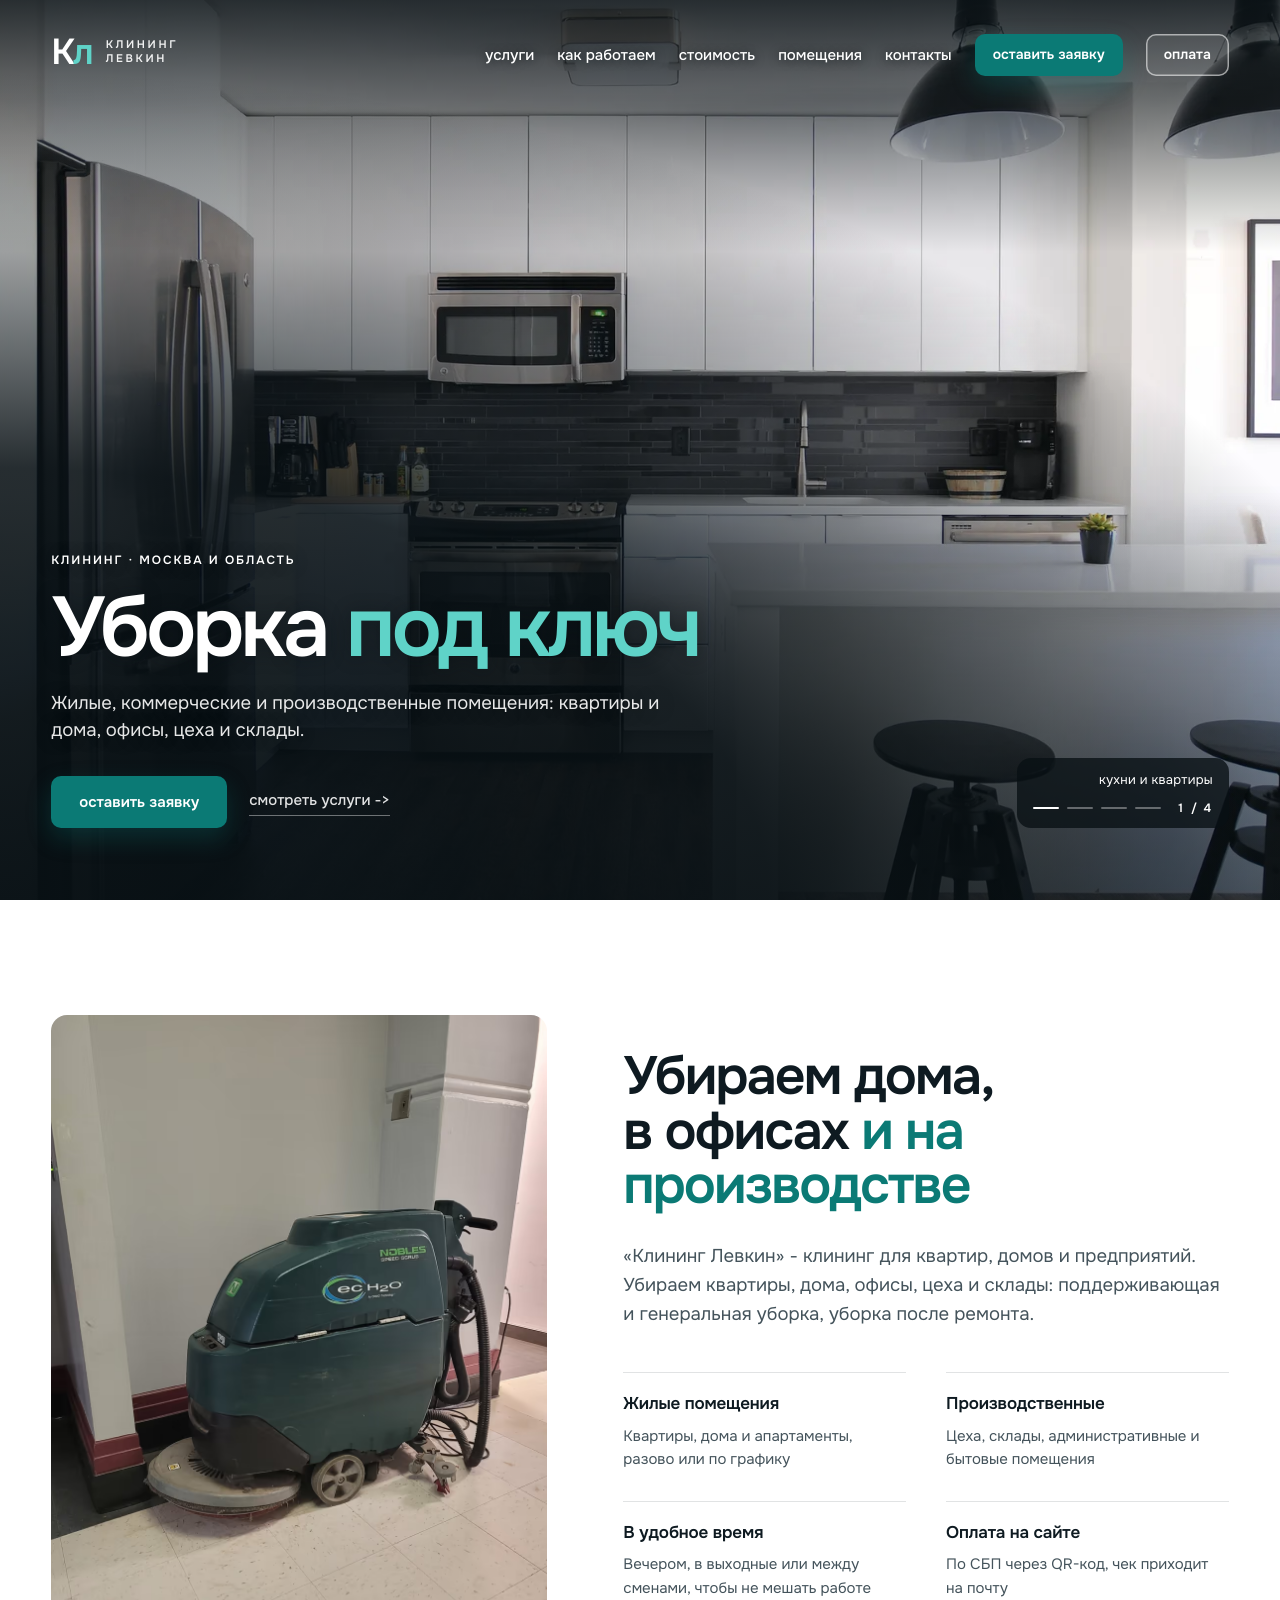
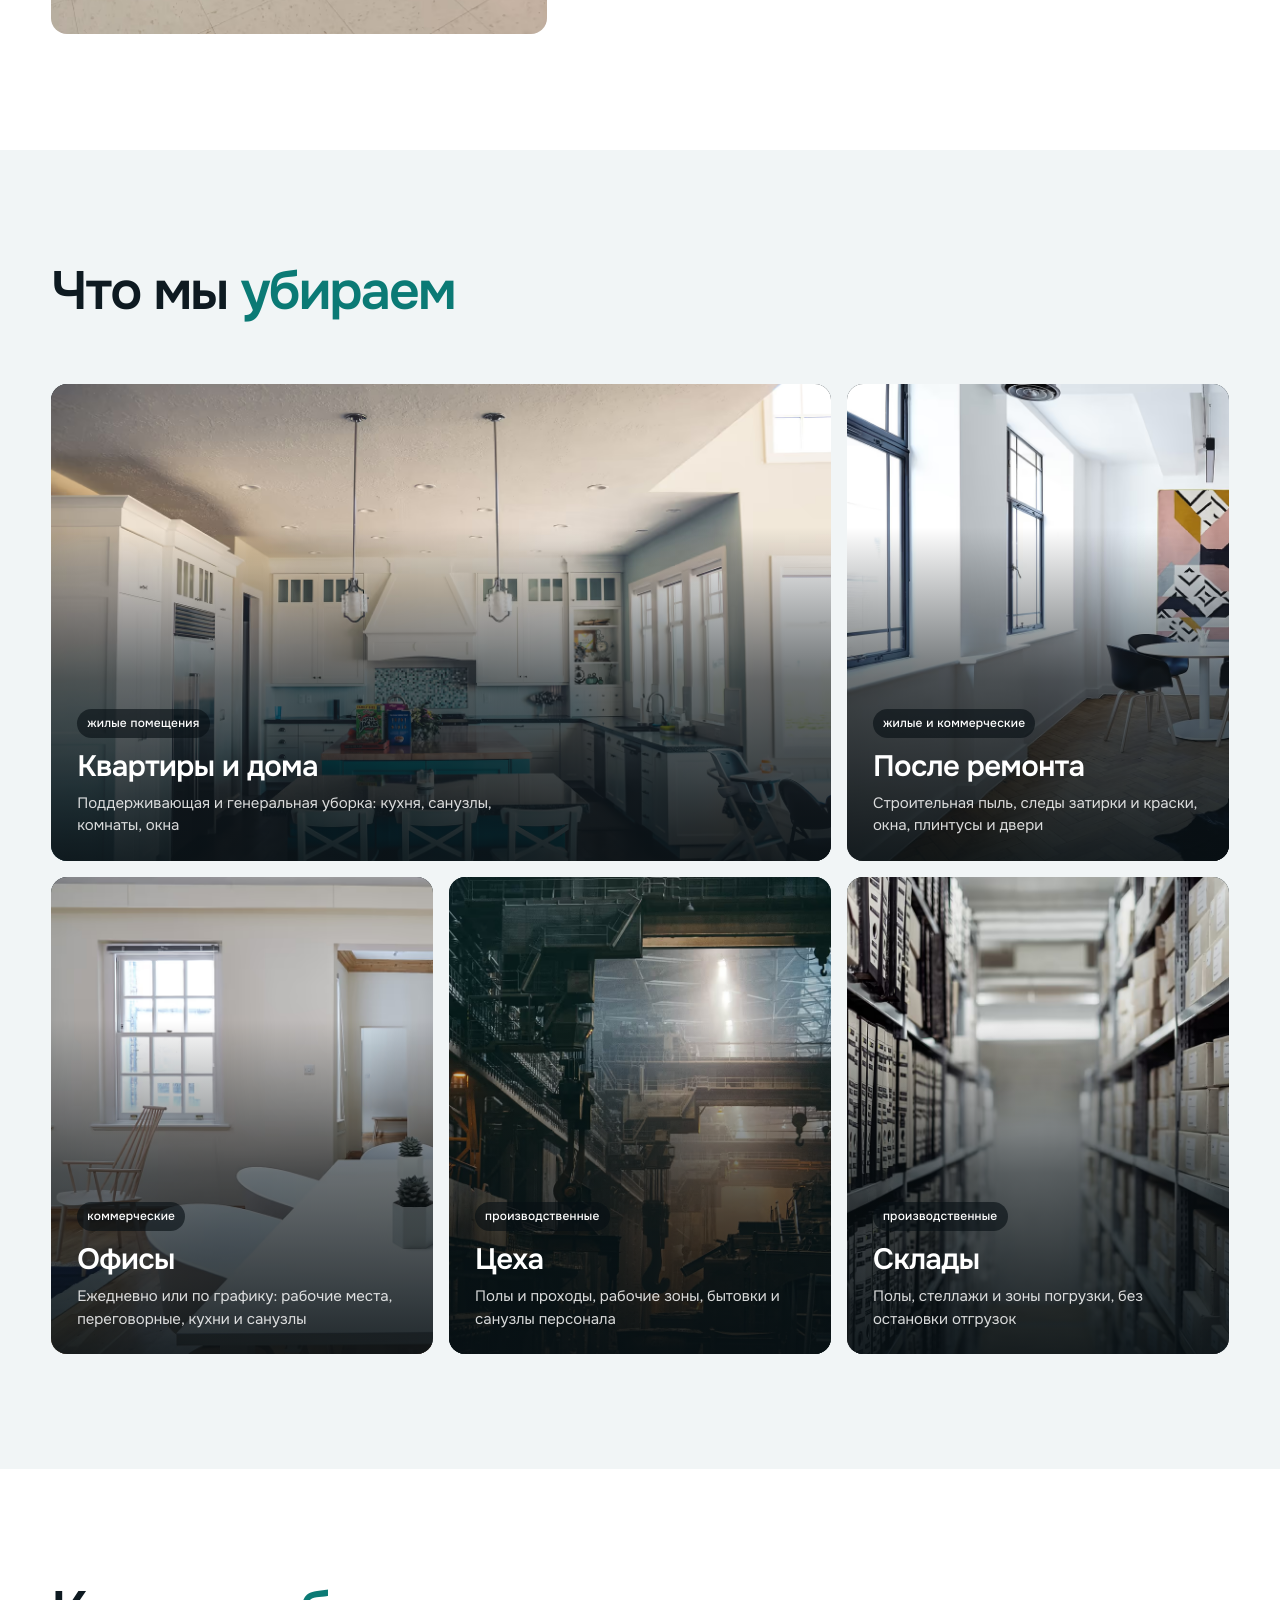
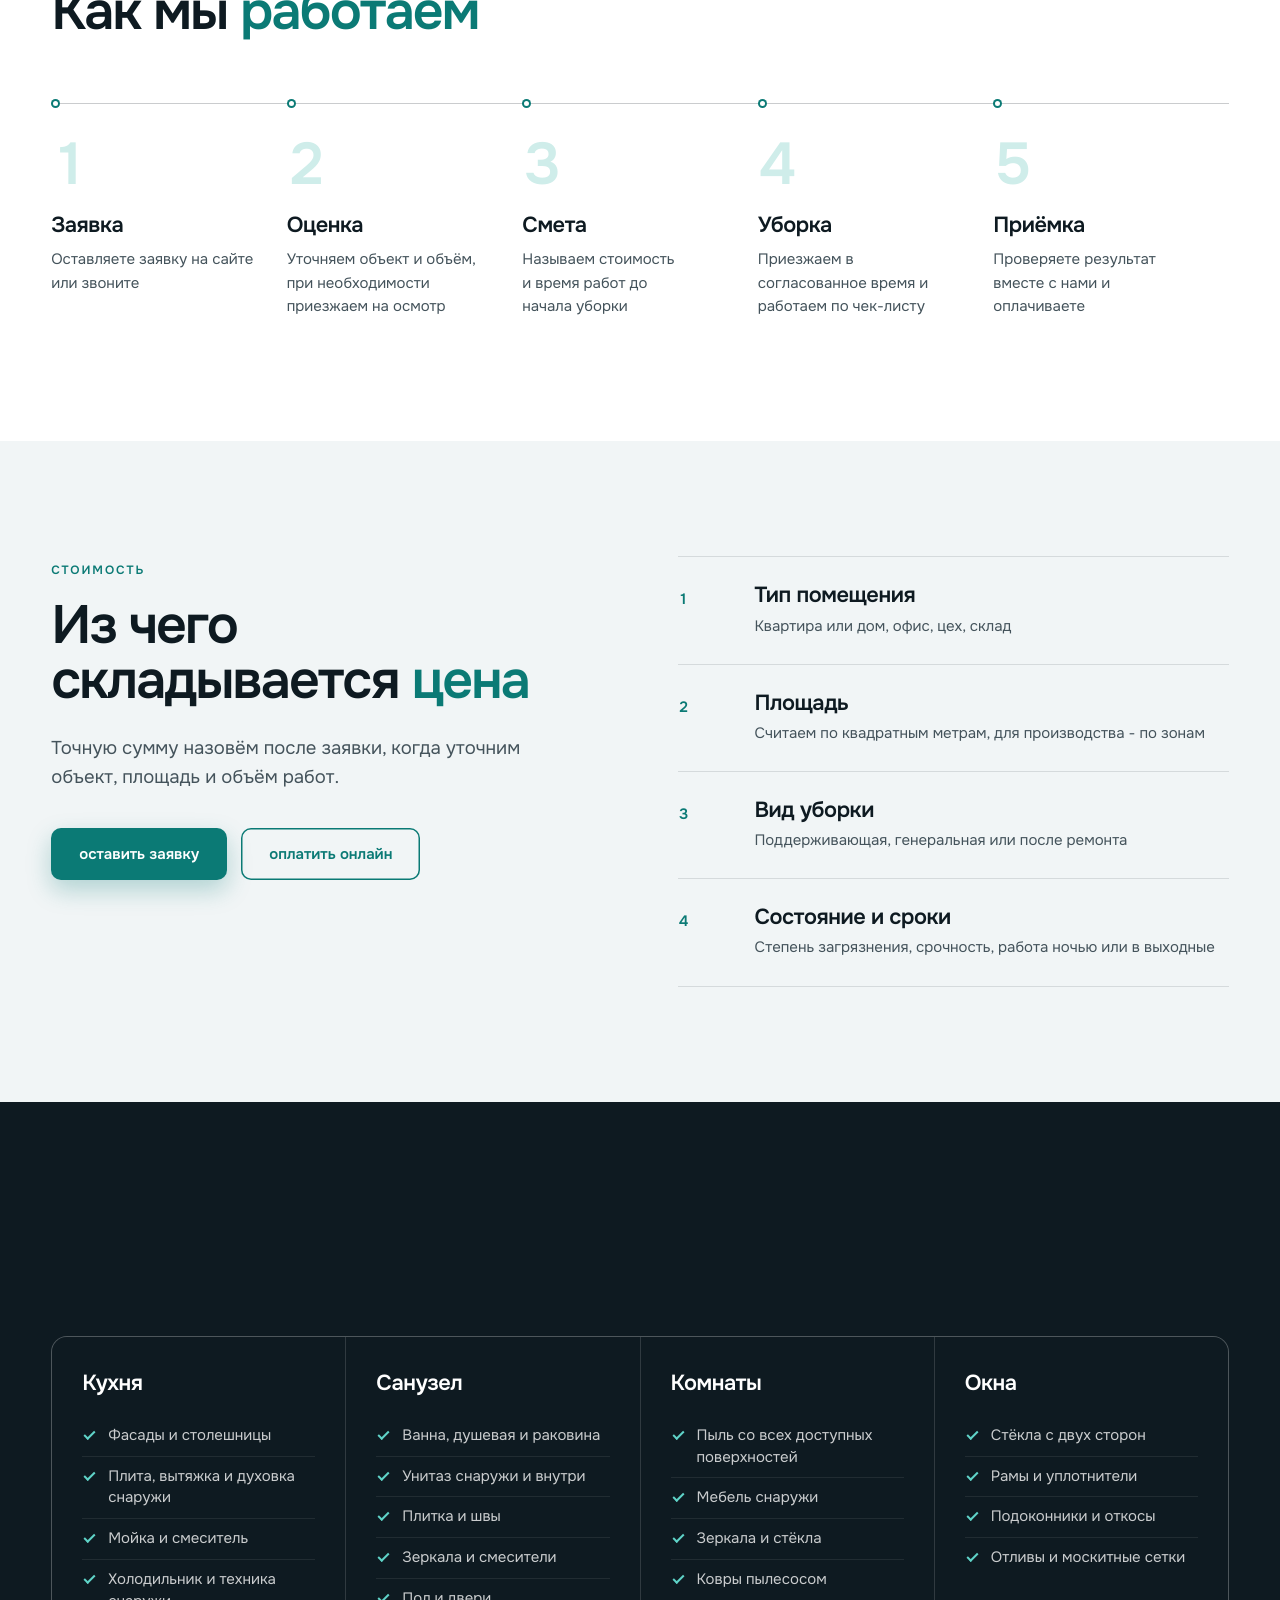
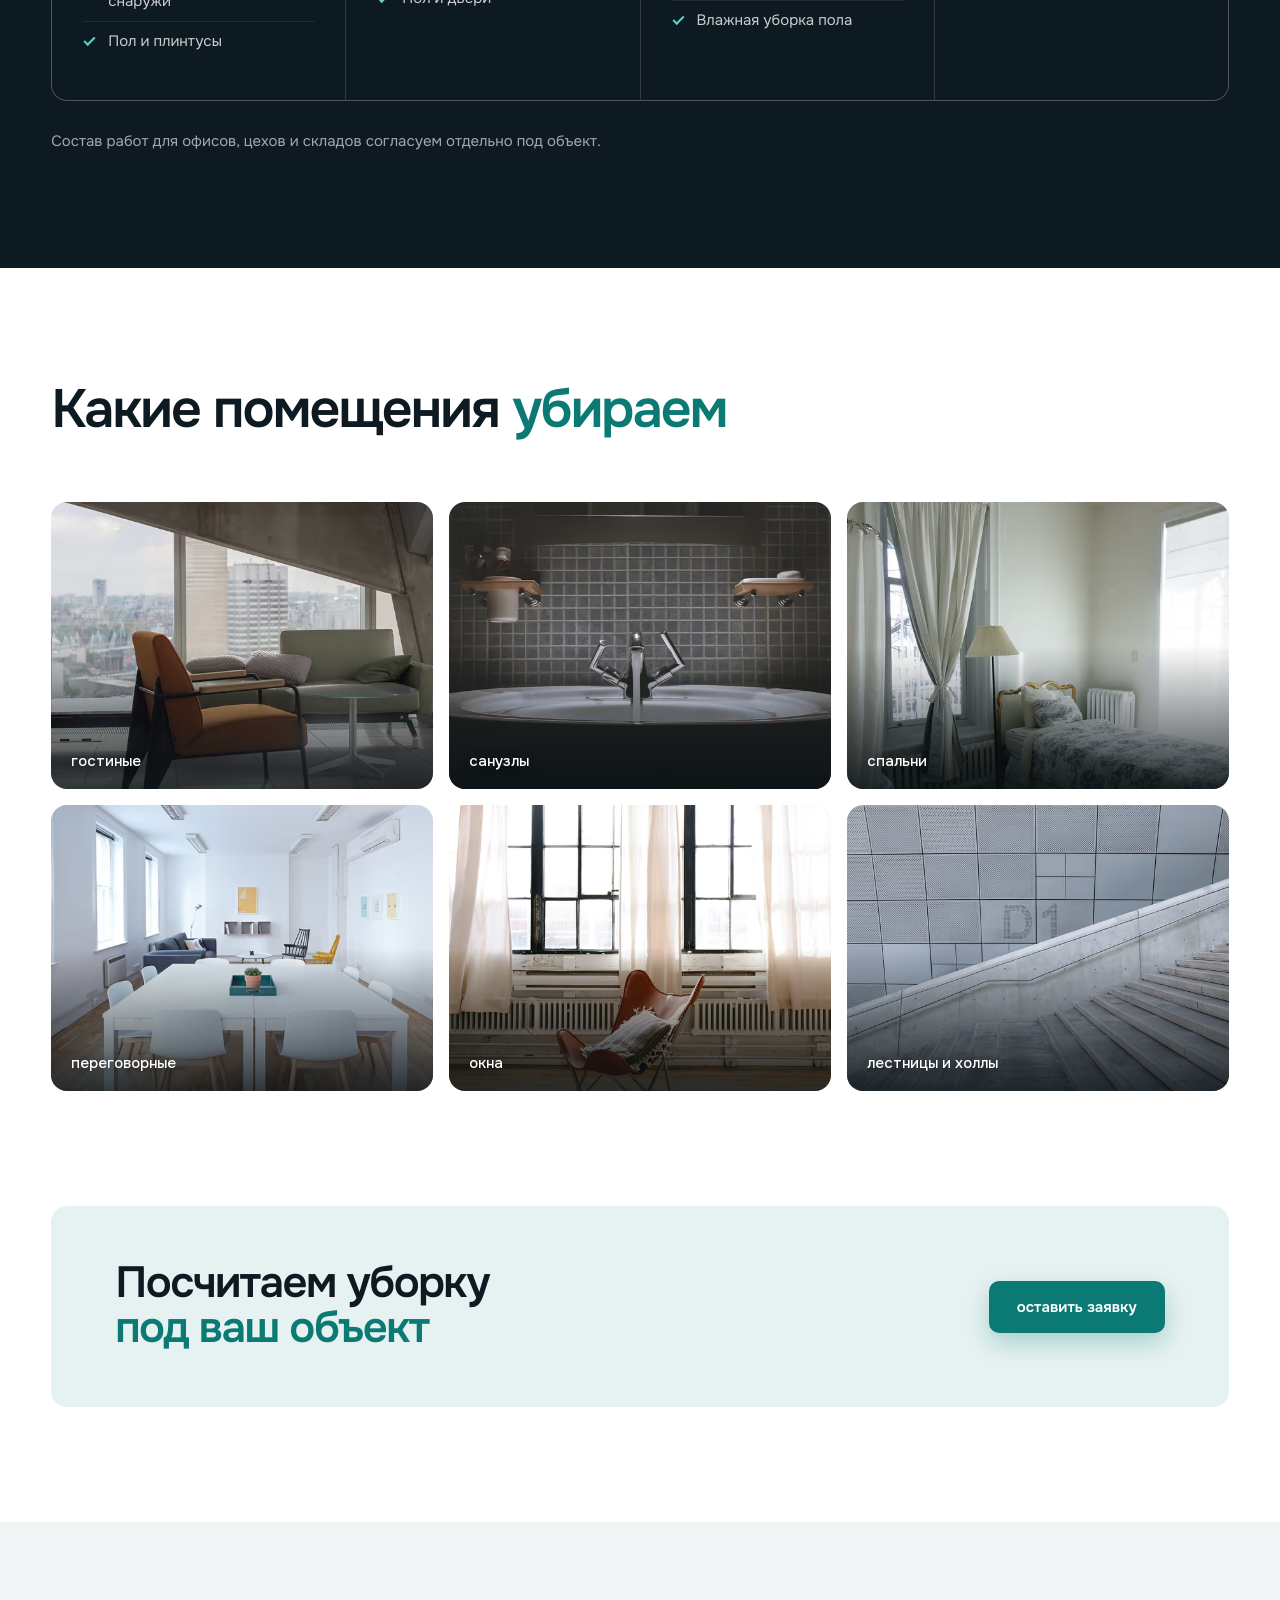
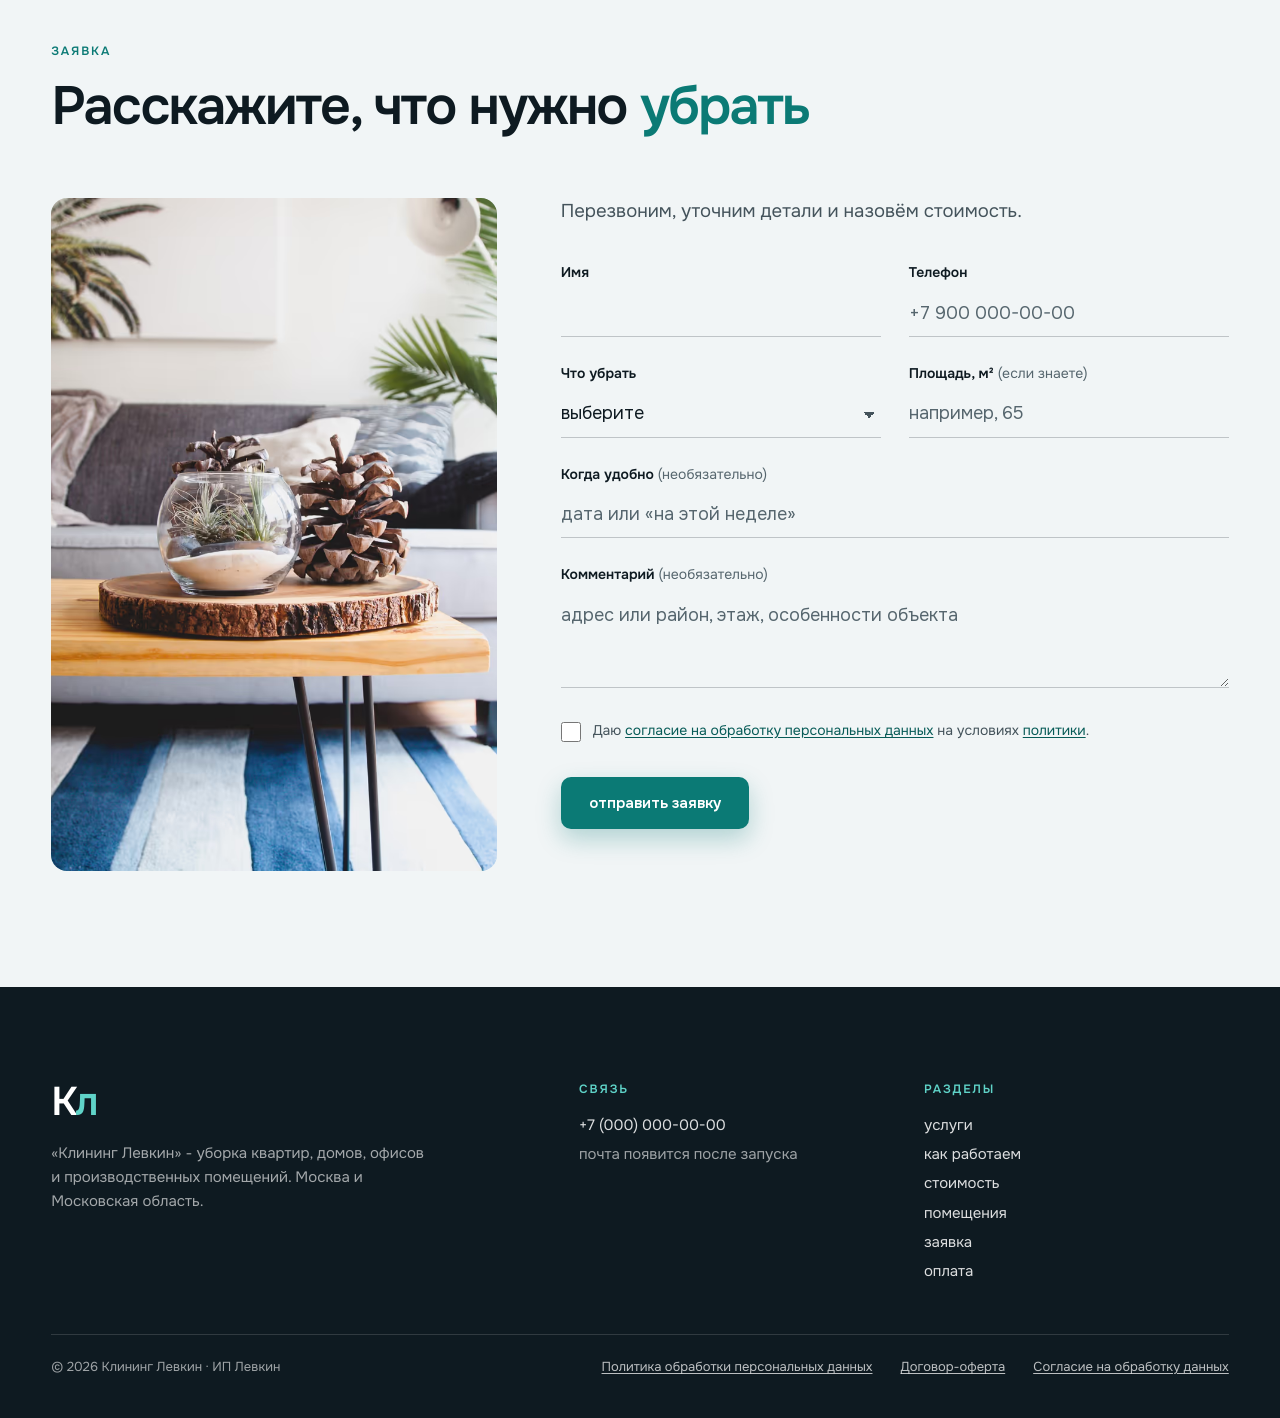
<file: index.html>
<!DOCTYPE html>
<html lang="ru">
<head>
  <meta charset="utf-8">
  <meta name="viewport" content="width=device-width, initial-scale=1, viewport-fit=cover">
  <title>Клининг Левкин - уборка квартир, домов, офисов и производственных помещений</title>
  <meta name="description" content="Клининг для квартир, домов, офисов, цехов и складов: поддерживающая и генеральная уборка, уборка после ремонта. Москва и Московская область.">
  <meta property="og:type" content="website">
  <meta property="og:locale" content="ru_RU">
  <meta property="og:site_name" content="Клининг Левкин">
  <meta property="og:title" content="Клининг Левкин - уборка жилых и производственных помещений">
  <meta property="og:description" content="Квартиры и дома, офисы, цеха и склады. Поддерживающая и генеральная уборка, уборка после ремонта.">
  <meta property="og:image" content="https://svpeditor.github.io/cleaning-preview/assets/img/og.jpg?v=91492d37">
  <meta name="twitter:card" content="summary_large_image">
  <meta name="robots" content="noindex,nofollow">
  <link rel="icon" href="favicon.svg" type="image/svg+xml">
  <link rel="icon" href="favicon.ico" sizes="32x32">
  <link rel="apple-touch-icon" href="apple-touch-icon.png">
  <meta name="theme-color" content="#0B7A75">
  <script type="application/ld+json">{"@context":"https://schema.org","@type":"LocalBusiness","name":"Клининг Левкин","description":"Уборка квартир, домов, офисов и производственных помещений: поддерживающая и генеральная уборка, уборка после ремонта.","areaServed":"Москва и Московская область","address":{"@type":"PostalAddress","addressLocality":"Москва","addressCountry":"RU"}}</script>
  <link rel="preload" href="assets/fonts/onest-var-cyrillic.woff2" as="font" type="font/woff2" crossorigin>
  <link rel="preload" href="assets/fonts/onest-var-latin.woff2" as="font" type="font/woff2" crossorigin>
  <link rel="preload" href="assets/img/hero/hero-1-kitchen-portrait.webp?v=10d0aec0" as="image" media="(max-width: 767px)" fetchpriority="high">
  <link rel="preload" href="assets/img/hero/hero-1-kitchen.webp?v=1b3ae4da" as="image" media="(min-width: 768px)" fetchpriority="high">
  <link rel="stylesheet" href="assets/css/styles.min.css?v=b3fa272ed3">
</head>
<body>
  <div id="pl" aria-hidden="true">
    <div class="pl-in">
      <div class="pl-c">
        <span class="pl-mk"><span class="pl-mark" id="pl-mark">К<em>л</em></span></span>
        <span class="pl-name">Клининг Левкин</span>
        <span class="pl-bar"><i id="pl-fill"></i></span>
      </div>
      <div class="pl-foot">
        <span>Москва и область</span>
        <span class="pl-num" id="pl-num">0</span>
      </div>
    </div>
  </div>
  <style>
    /* Заставка: тёмная шторка, знак «Кл» из «металла» выезжает снизу, по нему проходит блик, как по
       только что вымытому стеклу; название проявляется с разрядкой, тонкая полоса и счётчик идут от
       реальной загрузки (шрифты, страница, фото первого экрана). Не раньше минимума, не позже 3 с.
       Потом шторка уезжает вверх с изогнутым краем, под ней первый экран: фото «оседает», текст
       поднимается. Второй заход в сессии - коротко. Без JS и при reduced-motion заставки нет.
       Страховка на CSS: через 7 с исчезает сама. */
    html:not(.js) #pl{display:none}
    #pl{position:fixed;inset:0;z-index:9999;background:#0B1418;color:#fff;font-family:'Onest',system-ui,sans-serif;
      animation:plKill 0s linear 7s forwards}
    #pl::before{content:'';position:absolute;inset:0;pointer-events:none;
      background:radial-gradient(44% 38% at 50% 46%,rgba(95,211,200,.12),rgba(95,211,200,0) 100%)}
    #pl::after{content:'';position:absolute;left:-20%;right:-20%;top:calc(100% - 1px);height:24vh;background:#0B1418;
      border-radius:0 0 50% 50%/0 0 100% 100%;transform:scaleY(0);transform-origin:50% 0}
    .pl-in{position:absolute;inset:0;display:flex;align-items:center;justify-content:center;
      transition:opacity .35s cubic-bezier(.4,0,.2,1),transform .9s cubic-bezier(.6,0,.2,1)}
    .pl-c{display:flex;flex-direction:column;align-items:center}
    .pl-mk{display:block;overflow:hidden;padding:.04em .1em .14em}
    .pl-mark{position:relative;display:block;white-space:nowrap;font-weight:600;font-size:clamp(84px,11vw,136px);
      line-height:1;letter-spacing:-.055em;color:transparent;
      background:linear-gradient(180deg,#fff 12%,#DCE7EA 55%,#A3B7BC 100%);-webkit-background-clip:text;background-clip:text;
      transform:translateY(110%);animation:plRise 1.05s cubic-bezier(.16,1,.3,1) .1s forwards}
    .pl-mark em{font-style:normal;color:#5FD3C8}
    .pl-mark::after{content:attr(data-t);position:absolute;left:0;top:0;white-space:nowrap;color:transparent;
      background:linear-gradient(105deg,rgba(255,255,255,0) 42%,rgba(255,255,255,.95) 50%,rgba(255,255,255,0) 58%) 130% 0/320% 100% no-repeat;
      -webkit-background-clip:text;background-clip:text;animation:plShine 2.6s cubic-bezier(.45,0,.25,1) .55s infinite}
    .pl-name{margin-top:20px;font-weight:500;font-size:11px;line-height:1;text-transform:uppercase;white-space:nowrap;
      color:rgba(255,255,255,.74);letter-spacing:.42em;padding-left:.42em;opacity:0;
      animation:plTrack 1.5s cubic-bezier(.16,1,.3,1) .35s forwards}
    .pl-bar{position:relative;display:block;width:clamp(150px,22vw,240px);height:1px;margin-top:34px;overflow:hidden;
      background:rgba(255,255,255,.14);transform:scaleX(0);animation:plGrow .9s cubic-bezier(.16,1,.3,1) .5s forwards}
    .pl-bar i{position:absolute;inset:0;background:linear-gradient(90deg,#2E9F95,#5FD3C8 60%,#fff);
      transform:scaleX(0);transform-origin:0 50%}
    .pl-foot{position:absolute;left:clamp(20px,4vw,56px);right:clamp(20px,4vw,56px);bottom:clamp(22px,4vw,44px);
      display:flex;justify-content:space-between;align-items:baseline;font-weight:500;font-size:11px;line-height:1;
      letter-spacing:.28em;text-transform:uppercase;color:rgba(255,255,255,.58);opacity:0;animation:plIn .9s ease .6s forwards}
    .pl-num{font-variant-numeric:tabular-nums;letter-spacing:.18em;color:rgba(255,255,255,.82)}
    #pl.pl--quick .pl-mark,#pl.pl--quick .pl-bar{transform:none;animation:none}
    #pl.pl--quick .pl-mark::after{animation:none}
    #pl.pl--quick .pl-name,#pl.pl--quick .pl-foot{opacity:1;animation:none}
    #pl.pl--leave .pl-in{opacity:0;transform:translateY(-8vh)}
    #pl.pl--lift{transform:translateY(-100%);transition:transform 1s cubic-bezier(.6,0,.2,1);pointer-events:none}
    #pl.pl--lift::after{animation:plLip 1s cubic-bezier(.6,0,.2,1) forwards}
    #pl.pl--quick.pl--lift{transition-duration:.75s}
    #pl.pl--quick.pl--lift::after{animation-duration:.75s}
    @keyframes plRise{to{transform:translateY(0)}}
    @keyframes plShine{0%{background-position:130% 0}48%,100%{background-position:-30% 0}}
    @keyframes plTrack{from{opacity:0;letter-spacing:.95em;padding-left:.95em}to{opacity:1;letter-spacing:.42em;padding-left:.42em}}
    @keyframes plGrow{to{transform:scaleX(1)}}
    @keyframes plIn{from{opacity:0}to{opacity:1}}
    @keyframes plLip{0%{transform:scaleY(0)}45%{transform:scaleY(1)}100%{transform:scaleY(0)}}
    @keyframes plKill{to{opacity:0;visibility:hidden;pointer-events:none}}
    @media(prefers-reduced-motion:reduce){#pl{display:none}}
    html.js:not(.pl-done) body>*:not(#pl){opacity:0;animation:plShow 0s linear 7.2s forwards}
    @keyframes plShow{to{opacity:1}}
    /* первый экран не мигает: он уже стоит под шторкой, остальное проявляется */
    html.js.pl-done body>*:not(#pl):not(.mobile-menu):not(.hero){animation:bodyIn .5s cubic-bezier(.2,.7,.2,1) backwards}
    @keyframes bodyIn{from{opacity:0}to{opacity:1}}
    @media(prefers-reduced-motion:no-preference){
      html.pl-done .hero-bg{animation:plSettle 1.9s cubic-bezier(.2,.7,.2,1) backwards}
      html.pl-done .hero-content>*{animation:plUp 1.1s cubic-bezier(.16,1,.3,1) backwards}
      html.pl-done .hero-content>:nth-child(1){animation-delay:.35s}
      html.pl-done .hero-content>:nth-child(2){animation-delay:.43s}
      html.pl-done .hero-content>:nth-child(3){animation-delay:.51s}
      html.pl-done .hero-content>:nth-child(4){animation-delay:.59s}
      html.pl-done .hero .mono,html.pl-done .hero .topnav,html.pl-done .hero-meta{animation:plIn .9s ease .6s backwards}
    }
    @keyframes plSettle{from{transform:scale(1.12)}}
    @keyframes plUp{from{opacity:0;transform:translateY(34px)}}
    @media(prefers-reduced-motion:reduce){html.js:not(.pl-done) body>*:not(#pl){opacity:1;animation:none}}
  </style>
  <script>
  (function(){
    var d=document.documentElement; d.classList.add('js');
    var pl=document.getElementById('pl'); if(!pl) return;
    var mark=document.getElementById('pl-mark'), num=document.getElementById('pl-num'), fill=document.getElementById('pl-fill');
    mark.setAttribute('data-t',mark.textContent);
    var quick=false; try{ quick=sessionStorage.getItem('pl_seen')==='1'; }catch(e){}
    if(quick) pl.classList.add('pl--quick');
    var rm=window.matchMedia&&window.matchMedia('(prefers-reduced-motion: reduce)').matches;
    function remove(){ if(pl.parentNode) pl.parentNode.removeChild(pl); }
    if(rm){ d.classList.add('pl-done'); remove(); return; }
    // время - от начала загрузки страницы (performance.now), а не от момента, когда дошёл этот скрипт
    var minMs=quick?450:1750, s0=performance.now(), ready=false, out=false, v=0, total=0, got=0;
    function leave(){
      pl.classList.add('pl--leave','pl--lift'); d.classList.add('pl-done');
      try{ sessionStorage.setItem('pl_seen','1'); }catch(e){}
      setTimeout(remove,1150);
    }
    // счётчик: реальные шаги загрузки + плавный ход по времени, до готовности не выше 94
    function frame(){
      if(out) return;
      var el=performance.now(), fin=ready&&el>=minMs;
      var t=fin?100:Math.min(94,22*got/Math.max(1,total)+72*(1-Math.exp(-(el-s0)/(quick?250:850))));
      v+=(t-v)*(fin?.22:.09); if(fin&&v>99.5) v=100;
      num.textContent=String(Math.floor(v));
      fill.style.transform='scaleX('+(v/100).toFixed(4)+')';
      if(v===100){ out=true; setTimeout(leave,quick?40:160); return; }
      requestAnimationFrame(frame);
    }
    function step(p){ total++; p.then(function(){ got++; },function(){ got++; }); return p; }
    var waits=[];
    if(document.fonts&&document.fonts.ready) waits.push(step(document.fonts.ready));
    waits.push(step(new Promise(function(r){ if(document.readyState==='complete') r(); else window.addEventListener('load',r,{once:true}); })));
    var bg=document.querySelector('[data-preload]');
    if(bg){ waits.push(step(new Promise(function(r){ var src=bg.getAttribute('data-preload');
      if(window.matchMedia('(max-width: 767px)').matches) src=src.replace('.webp','-portrait.webp');
      var i=new Image(); i.onload=i.onerror=r; i.src=src; }))); }
    Promise.all(waits).then(function(){ ready=true; },function(){ ready=true; });
    setTimeout(function(){ ready=true; },Math.max(0,3000-performance.now()));
    requestAnimationFrame(frame);
  })();
  </script>

  <header class="hero" id="hero">
    <div class="hero-bg" id="hero-bg" data-preload="assets/img/hero/hero-1-kitchen.webp?v=1b3ae4da"></div>

    <a class="mono" href="#hero" aria-label="Клининг Левкин - на главную">
      <span class="mono-mark">К<em>л</em></span>
      <span class="mono-name">Клининг Левкин</span>
    </a>

    <nav class="topnav" aria-label="главная навигация">
      <a href="#services">услуги</a>
      <a href="#process">как работаем</a>
      <a href="#price">стоимость</a>
      <a href="#objects">помещения</a>
      <a href="#footer">контакты</a>
      <a class="btn btn-main btn-sm" href="#contact">оставить заявку</a>
      <a class="btn btn-ghost btn-sm" href="pay.html">оплата</a>
      <button class="hamburger" id="hamburger" type="button" aria-label="меню" aria-expanded="false" aria-controls="mobile-menu">
        <span></span><span></span><span></span>
      </button>
    </nav>

    <div class="hero-content">
      <p class="eyebrow eyebrow-light">клининг · Москва и область</p>
      <h1>Уборка <em>под ключ</em></h1>
      <p class="hero-sub">Жилые, коммерческие и производственные помещения: квартиры и дома, офисы, цеха и склады.</p>
      <div class="hero-cta">
        <a class="btn btn-main" href="#contact">оставить заявку</a>
        <a class="hero-link" href="#services">смотреть услуги -&gt;</a>
      </div>
    </div>

    <div class="hero-meta">
      <p class="hero-cap" id="hero-cap">кухни и квартиры</p>
      <div class="hero-dots" id="hero-dots" role="tablist" aria-label="фото объектов">
        <button class="d active" type="button" role="tab" aria-selected="true" data-i="0" aria-label="фото 1"></button>
        <button class="d" type="button" role="tab" aria-selected="false" data-i="1" aria-label="фото 2"></button>
        <button class="d" type="button" role="tab" aria-selected="false" data-i="2" aria-label="фото 3"></button>
        <button class="d" type="button" role="tab" aria-selected="false" data-i="3" aria-label="фото 4"></button>
        <span class="counter"><span id="hero-cur">1</span> / 4</span>
      </div>
    </div>
  </header>

  <div class="mobile-menu" id="mobile-menu" hidden>
    <div class="mm-top">
      <span class="mono-mark">К<em>л</em></span>
      <button class="mm-close" id="mm-close" type="button" aria-label="закрыть меню"><span></span><span></span></button>
    </div>
    <a href="#services">услуги</a>
    <a href="#process">как работаем</a>
    <a href="#price">стоимость</a>
    <a href="#objects">помещения</a>
    <a href="#footer">контакты</a>
    <a class="btn btn-main" href="#contact">оставить заявку</a>
    <a class="btn btn-ghost" href="pay.html">оплата</a>
  </div>

  <main>
    <section class="s about" id="about" aria-labelledby="about-h2">
      <div class="about-grid">
        <figure class="about-photo rv">
          <picture class="fade">
            <source type="image/avif" srcset="assets/img/about/about-floor@mobile.avif?v=c635701b 500w, assets/img/about/about-floor.avif?v=392d78a1 1000w" sizes="(max-width: 1023px) 480px, 42vw">
            <source type="image/webp" srcset="assets/img/about/about-floor@mobile.webp?v=9b53a733 500w, assets/img/about/about-floor.webp?v=238a94a3 1000w" sizes="(max-width: 1023px) 480px, 42vw">
            <img src="assets/img/about/about-floor.jpg?v=71e966cd" alt="поломоечная машина в коридоре офисного здания" loading="lazy" decoding="async" width="1000" height="1250">
          </picture>
        </figure>
        <div class="about-body">
          <h2 id="about-h2" class="rv">Убираем дома, в офисах <em>и на производстве</em></h2>
          <p class="about-lead rv">«Клининг Левкин» - клининг для квартир, домов и предприятий. Убираем квартиры, дома, офисы, цеха и склады: поддерживающая и генеральная уборка, уборка после ремонта.</p>
          <ul class="features">
            <li class="rv">
              <strong>Жилые помещения</strong>
              <span>Квартиры, дома и апартаменты, разово или по графику</span>
            </li>
            <li class="rv">
              <strong>Производственные</strong>
              <span>Цеха, склады, административные и бытовые помещения</span>
            </li>
            <li class="rv">
              <strong>В удобное время</strong>
              <span>Вечером, в выходные или между сменами, чтобы не мешать работе</span>
            </li>
            <li class="rv">
              <strong>Оплата на сайте</strong>
              <span>По СБП через QR-код, чек приходит на почту</span>
            </li>
          </ul>
        </div>
      </div>
    </section>

    <section class="s services" id="services" aria-labelledby="services-h2">
      <div class="s-head">
        <h2 id="services-h2" class="rv">Что мы <em>убираем</em></h2>
      </div>
      <div class="svc-grid">
        <a class="svc svc-wide rv" href="#contact" data-object="flat">
          <picture class="fade">
            <source type="image/avif" srcset="assets/img/services/svc-1-home@mobile.avif?v=eb549763 800w, assets/img/services/svc-1-home.avif?v=2469caf9 1600w" sizes="(max-width: 767px) 100vw, 66vw">
            <source type="image/webp" srcset="assets/img/services/svc-1-home@mobile.webp?v=f92bd3b0 800w, assets/img/services/svc-1-home.webp?v=9e265ed6 1600w" sizes="(max-width: 767px) 100vw, 66vw">
            <img src="assets/img/services/svc-1-home.jpg?v=294a1743" alt="светлая кухня с островом и обеденной зоной" loading="lazy" decoding="async" width="1600" height="1000">
          </picture>
          <div class="svc-body">
            <p class="svc-tag">жилые помещения</p>
            <h3>Квартиры и дома</h3>
            <p class="svc-desc">Поддерживающая и генеральная уборка: кухня, санузлы, комнаты, окна</p>
          </div>
        </a>
        <a class="svc rv" href="#contact" data-object="renovation">
          <picture class="fade">
            <source type="image/avif" srcset="assets/img/services/svc-2-renovation@mobile.avif?v=7d69be73 400w, assets/img/services/svc-2-renovation.avif?v=4be99234 800w" sizes="(max-width: 767px) 100vw, (max-width: 1023px) 50vw, 33vw">
            <source type="image/webp" srcset="assets/img/services/svc-2-renovation@mobile.webp?v=96824b84 400w, assets/img/services/svc-2-renovation.webp?v=6781a104 800w" sizes="(max-width: 767px) 100vw, (max-width: 1023px) 50vw, 33vw">
            <img src="assets/img/services/svc-2-renovation.jpg?v=f2d7c055" alt="светлая комната с паркетом после ремонта" loading="lazy" decoding="async" width="800" height="1000">
          </picture>
          <div class="svc-body">
            <p class="svc-tag">жилые и коммерческие</p>
            <h3>После ремонта</h3>
            <p class="svc-desc">Строительная пыль, следы затирки и краски, окна, плинтусы и двери</p>
          </div>
        </a>
        <a class="svc rv" href="#contact" data-object="office">
          <picture class="fade">
            <source type="image/avif" srcset="assets/img/services/svc-3-office@mobile.avif?v=41ae66b7 400w, assets/img/services/svc-3-office.avif?v=b2b19ebd 800w" sizes="(max-width: 767px) 100vw, (max-width: 1023px) 50vw, 33vw">
            <source type="image/webp" srcset="assets/img/services/svc-3-office@mobile.webp?v=45024613 400w, assets/img/services/svc-3-office.webp?v=15e0aa73 800w" sizes="(max-width: 767px) 100vw, (max-width: 1023px) 50vw, 33vw">
            <img src="assets/img/services/svc-3-office.jpg?v=51eb5c34" alt="переговорная с белым столом и стульями" loading="lazy" decoding="async" width="800" height="1000">
          </picture>
          <div class="svc-body">
            <p class="svc-tag">коммерческие</p>
            <h3>Офисы</h3>
            <p class="svc-desc">Ежедневно или по графику: рабочие места, переговорные, кухни и санузлы</p>
          </div>
        </a>
        <a class="svc rv" href="#contact" data-object="production">
          <picture class="fade">
            <source type="image/avif" srcset="assets/img/services/svc-4-production@mobile.avif?v=b80e6c85 400w, assets/img/services/svc-4-production.avif?v=80780190 800w" sizes="(max-width: 767px) 100vw, (max-width: 1023px) 50vw, 33vw">
            <source type="image/webp" srcset="assets/img/services/svc-4-production@mobile.webp?v=4475104f 400w, assets/img/services/svc-4-production.webp?v=b422d28c 800w" sizes="(max-width: 767px) 100vw, (max-width: 1023px) 50vw, 33vw">
            <img src="assets/img/services/svc-4-production.jpg?v=4ba946ec" alt="производственный цех с краном-балкой" loading="lazy" decoding="async" width="800" height="1000">
          </picture>
          <div class="svc-body">
            <p class="svc-tag">производственные</p>
            <h3>Цеха</h3>
            <p class="svc-desc">Полы и проходы, рабочие зоны, бытовки и санузлы персонала</p>
          </div>
        </a>
        <a class="svc rv" href="#contact" data-object="warehouse">
          <picture class="fade">
            <source type="image/avif" srcset="assets/img/services/svc-5-warehouse@mobile.avif?v=606ec880 400w, assets/img/services/svc-5-warehouse.avif?v=81d11d17 800w" sizes="(max-width: 767px) 100vw, (max-width: 1023px) 50vw, 33vw">
            <source type="image/webp" srcset="assets/img/services/svc-5-warehouse@mobile.webp?v=95714685 400w, assets/img/services/svc-5-warehouse.webp?v=31802546 800w" sizes="(max-width: 767px) 100vw, (max-width: 1023px) 50vw, 33vw">
            <img src="assets/img/services/svc-5-warehouse.jpg?v=0ace0760" alt="проход между стеллажами склада" loading="lazy" decoding="async" width="800" height="1000">
          </picture>
          <div class="svc-body">
            <p class="svc-tag">производственные</p>
            <h3>Склады</h3>
            <p class="svc-desc">Полы, стеллажи и зоны погрузки, без остановки отгрузок</p>
          </div>
        </a>
      </div>
    </section>

    <section class="s process" id="process" aria-labelledby="process-h2">
      <div class="s-head">
        <h2 id="process-h2" class="rv">Как мы <em>работаем</em></h2>
      </div>
      <ol class="steps">
        <li class="step rv">
          <span class="step-num" aria-hidden="true">1</span>
          <h3>Заявка</h3>
          <p class="step-desc">Оставляете заявку на сайте или звоните</p>
        </li>
        <li class="step rv">
          <span class="step-num" aria-hidden="true">2</span>
          <h3>Оценка</h3>
          <p class="step-desc">Уточняем объект и объём, при необходимости приезжаем на осмотр</p>
        </li>
        <li class="step rv">
          <span class="step-num" aria-hidden="true">3</span>
          <h3>Смета</h3>
          <p class="step-desc">Называем стоимость и время работ до начала уборки</p>
        </li>
        <li class="step rv">
          <span class="step-num" aria-hidden="true">4</span>
          <h3>Уборка</h3>
          <p class="step-desc">Приезжаем в согласованное время и работаем по чек-листу</p>
        </li>
        <li class="step rv">
          <span class="step-num" aria-hidden="true">5</span>
          <h3>Приёмка</h3>
          <p class="step-desc">Проверяете результат вместе с нами и оплачиваете</p>
        </li>
      </ol>
    </section>

    <section class="s price" id="price" aria-labelledby="price-h2">
      <div class="price-grid">
        <div class="price-intro">
          <p class="eyebrow rv">стоимость</p>
          <h2 id="price-h2" class="rv">Из чего складывается <em>цена</em></h2>
          <p class="price-note rv">Точную сумму назовём после заявки, когда уточним объект, площадь и объём работ.</p>
          <div class="price-actions rv">
            <a class="btn btn-main" href="#contact">оставить заявку</a>
            <a class="btn btn-outline" href="pay.html">оплатить онлайн</a>
          </div>
        </div>
        <ol class="factors">
          <li class="factor rv">
            <h3>Тип помещения</h3>
            <p>Квартира или дом, офис, цех, склад</p>
          </li>
          <li class="factor rv">
            <h3>Площадь</h3>
            <p>Считаем по квадратным метрам, для производства - по зонам</p>
          </li>
          <li class="factor rv">
            <h3>Вид уборки</h3>
            <p>Поддерживающая, генеральная или после ремонта</p>
          </li>
          <li class="factor rv">
            <h3>Состояние и сроки</h3>
            <p>Степень загрязнения, срочность, работа ночью или в выходные</p>
          </li>
        </ol>
      </div>
      <!--
        Прайс от заказчика вставляется сюда, разметка готова:
        <div class="price-table">
          <div class="price-row"><div class="price-name"><h3>Поддерживающая уборка</h3><p>квартира до 50 м²</p></div><p class="price-amount">от 0 000 ₽</p></div>
        </div>
      -->
    </section>

    <section class="s scope" id="scope" aria-labelledby="scope-h2">
      <div class="s-head">
        <h2 id="scope-h2" class="rv">Что входит в <em>генеральную уборку</em></h2>
      </div>
      <div class="scope-grid">
        <article class="scope-col rv">
          <h3>Кухня</h3>
          <ul>
            <li>Фасады и столешницы</li>
            <li>Плита, вытяжка и духовка снаружи</li>
            <li>Мойка и смеситель</li>
            <li>Холодильник и техника снаружи</li>
            <li>Пол и плинтусы</li>
          </ul>
        </article>
        <article class="scope-col rv">
          <h3>Санузел</h3>
          <ul>
            <li>Ванна, душевая и раковина</li>
            <li>Унитаз снаружи и внутри</li>
            <li>Плитка и швы</li>
            <li>Зеркала и смесители</li>
            <li>Пол и двери</li>
          </ul>
        </article>
        <article class="scope-col rv">
          <h3>Комнаты</h3>
          <ul>
            <li>Пыль со всех доступных поверхностей</li>
            <li>Мебель снаружи</li>
            <li>Зеркала и стёкла</li>
            <li>Ковры пылесосом</li>
            <li>Влажная уборка пола</li>
          </ul>
        </article>
        <article class="scope-col rv">
          <h3>Окна</h3>
          <ul>
            <li>Стёкла с двух сторон</li>
            <li>Рамы и уплотнители</li>
            <li>Подоконники и откосы</li>
            <li>Отливы и москитные сетки</li>
          </ul>
        </article>
      </div>
      <p class="scope-note rv">Состав работ для офисов, цехов и складов согласуем отдельно под объект.</p>
    </section>

    <section class="s objects" id="objects" aria-labelledby="objects-h2">
      <div class="s-head">
        <h2 id="objects-h2" class="rv">Какие помещения <em>убираем</em></h2>
      </div>
      <div class="gal-grid" id="gallery-grid">
        <button class="gal rv" type="button" data-i="0" aria-label="увеличить фото: гостиные">
          <picture class="fade">
            <source type="image/avif" srcset="assets/img/gallery/gal-1-living@mobile.avif?v=07e01a7a 600w, assets/img/gallery/gal-1-living.avif?v=debb62bb 1200w" sizes="(max-width: 767px) 100vw, (max-width: 1023px) 50vw, 33vw">
            <source type="image/webp" srcset="assets/img/gallery/gal-1-living@mobile.webp?v=900c4bec 600w, assets/img/gallery/gal-1-living.webp?v=103b4070 1200w" sizes="(max-width: 767px) 100vw, (max-width: 1023px) 50vw, 33vw">
            <img src="assets/img/gallery/gal-1-living.jpg?v=a5083786" alt="гостиная с видом на город" loading="lazy" decoding="async" width="1200" height="900">
          </picture>
          <span class="gal-cap">гостиные</span>
        </button>
        <button class="gal rv" type="button" data-i="1" aria-label="увеличить фото: санузлы">
          <picture class="fade">
            <source type="image/avif" srcset="assets/img/gallery/gal-2-bathroom@mobile.avif?v=259479f4 600w, assets/img/gallery/gal-2-bathroom.avif?v=5bf4a9ce 1200w" sizes="(max-width: 767px) 100vw, (max-width: 1023px) 50vw, 33vw">
            <source type="image/webp" srcset="assets/img/gallery/gal-2-bathroom@mobile.webp?v=c583cdb0 600w, assets/img/gallery/gal-2-bathroom.webp?v=cf0f2a20 1200w" sizes="(max-width: 767px) 100vw, (max-width: 1023px) 50vw, 33vw">
            <img src="assets/img/gallery/gal-2-bathroom.jpg?v=a93c54a7" alt="раковина и смеситель на фоне плитки" loading="lazy" decoding="async" width="1200" height="900">
          </picture>
          <span class="gal-cap">санузлы</span>
        </button>
        <button class="gal rv" type="button" data-i="2" aria-label="увеличить фото: спальни">
          <picture class="fade">
            <source type="image/avif" srcset="assets/img/gallery/gal-3-bedroom@mobile.avif?v=6e355987 600w, assets/img/gallery/gal-3-bedroom.avif?v=f0b536c8 1200w" sizes="(max-width: 767px) 100vw, (max-width: 1023px) 50vw, 33vw">
            <source type="image/webp" srcset="assets/img/gallery/gal-3-bedroom@mobile.webp?v=47224ae5 600w, assets/img/gallery/gal-3-bedroom.webp?v=d0fd7557 1200w" sizes="(max-width: 767px) 100vw, (max-width: 1023px) 50vw, 33vw">
            <img src="assets/img/gallery/gal-3-bedroom.jpg?v=57545bb7" alt="светлая спальня у окна" loading="lazy" decoding="async" width="1200" height="900">
          </picture>
          <span class="gal-cap">спальни</span>
        </button>
        <button class="gal rv" type="button" data-i="3" aria-label="увеличить фото: переговорные">
          <picture class="fade">
            <source type="image/avif" srcset="assets/img/gallery/gal-4-meeting@mobile.avif?v=45573f48 600w, assets/img/gallery/gal-4-meeting.avif?v=27ac61ce 1200w" sizes="(max-width: 767px) 100vw, (max-width: 1023px) 50vw, 33vw">
            <source type="image/webp" srcset="assets/img/gallery/gal-4-meeting@mobile.webp?v=1f51b289 600w, assets/img/gallery/gal-4-meeting.webp?v=a3011e90 1200w" sizes="(max-width: 767px) 100vw, (max-width: 1023px) 50vw, 33vw">
            <img src="assets/img/gallery/gal-4-meeting.jpg?v=88d44e93" alt="переговорная с длинным белым столом" loading="lazy" decoding="async" width="1200" height="900">
          </picture>
          <span class="gal-cap">переговорные</span>
        </button>
        <button class="gal rv" type="button" data-i="4" aria-label="увеличить фото: окна">
          <picture class="fade">
            <source type="image/avif" srcset="assets/img/gallery/gal-5-windows@mobile.avif?v=b2337151 600w, assets/img/gallery/gal-5-windows.avif?v=08b82597 1200w" sizes="(max-width: 767px) 100vw, (max-width: 1023px) 50vw, 33vw">
            <source type="image/webp" srcset="assets/img/gallery/gal-5-windows@mobile.webp?v=3e4811c8 600w, assets/img/gallery/gal-5-windows.webp?v=97267a3c 1200w" sizes="(max-width: 767px) 100vw, (max-width: 1023px) 50vw, 33vw">
            <img src="assets/img/gallery/gal-5-windows.jpg?v=db6ee2b3" alt="большие окна со светлыми шторами" loading="lazy" decoding="async" width="1200" height="900">
          </picture>
          <span class="gal-cap">окна</span>
        </button>
        <button class="gal rv" type="button" data-i="5" aria-label="увеличить фото: лестницы и холлы">
          <picture class="fade">
            <source type="image/avif" srcset="assets/img/gallery/gal-6-stairs@mobile.avif?v=2adf07e9 600w, assets/img/gallery/gal-6-stairs.avif?v=4845314c 1200w" sizes="(max-width: 767px) 100vw, (max-width: 1023px) 50vw, 33vw">
            <source type="image/webp" srcset="assets/img/gallery/gal-6-stairs@mobile.webp?v=aab92ea0 600w, assets/img/gallery/gal-6-stairs.webp?v=edfc1fe2 1200w" sizes="(max-width: 767px) 100vw, (max-width: 1023px) 50vw, 33vw">
            <img src="assets/img/gallery/gal-6-stairs.jpg?v=7d9ec984" alt="бетонная лестница в холле" loading="lazy" decoding="async" width="1200" height="900">
          </picture>
          <span class="gal-cap">лестницы и холлы</span>
        </button>
      </div>
    </section>

    <section class="s cta-mid" id="cta" aria-label="заявка на расчёт">
      <div class="cta-mid-inner rv">
        <h2>Посчитаем уборку <em>под ваш объект</em></h2>
        <a class="btn btn-main" href="#contact">оставить заявку</a>
      </div>
    </section>

    <section class="s form" id="contact" aria-labelledby="form-h2">
      <div class="s-head">
        <div>
          <p class="eyebrow rv">заявка</p>
          <h2 id="form-h2" class="rv">Расскажите, что нужно <em>убрать</em></h2>
        </div>
      </div>
      <div class="form-grid">
        <figure class="form-photo rv">
          <picture class="fade">
            <source type="image/avif" srcset="assets/img/form/form-living@mobile.avif?v=5be247c3 450w, assets/img/form/form-living.avif?v=e7c88c15 900w" sizes="(max-width: 1023px) 480px, 40vw">
            <source type="image/webp" srcset="assets/img/form/form-living@mobile.webp?v=a4381a55 450w, assets/img/form/form-living.webp?v=930c92c1 900w" sizes="(max-width: 1023px) 480px, 40vw">
            <img src="assets/img/form/form-living.jpg?v=2ead0a27" alt="журнальный столик в светлой гостиной" loading="lazy" decoding="async" width="900" height="1125">
          </picture>
        </figure>
        <form class="form-body" id="lead-form" method="post" action="api/lead" novalidate>
          <p class="form-lead">Перезвоним, уточним детали и назовём стоимость.</p>

          <div class="hp" aria-hidden="true">
            <label>Не заполняйте <input type="text" name="website" tabindex="-1" autocomplete="off"></label>
          </div>

          <div class="form-row">
            <label class="field">
              <span>Имя</span>
              <input type="text" name="name" required maxlength="100" autocomplete="name">
            </label>
            <label class="field">
              <span>Телефон</span>
              <input type="tel" name="phone" required maxlength="40" autocomplete="tel" inputmode="tel" placeholder="+7 900 000-00-00">
            </label>
          </div>
          <div class="form-row">
            <label class="field">
              <span>Что убрать</span>
              <select name="object" required>
                <option value="">выберите</option>
                <option value="flat">Квартира или дом</option>
                <option value="office">Офис</option>
                <option value="production">Производственное помещение</option>
                <option value="warehouse">Склад</option>
                <option value="renovation">После ремонта или стройки</option>
                <option value="other">Другое</option>
              </select>
            </label>
            <label class="field">
              <span>Площадь, м² <i>(если знаете)</i></span>
              <input type="text" name="area" inputmode="decimal" maxlength="9" placeholder="например, 65">
            </label>
          </div>
          <label class="field form-wide">
            <span>Когда удобно <i>(необязательно)</i></span>
            <input type="text" name="when" maxlength="80" placeholder="дата или «на этой неделе»">
          </label>
          <label class="field form-wide">
            <span>Комментарий <i>(необязательно)</i></span>
            <textarea name="comment" rows="3" maxlength="2000" placeholder="адрес или район, этаж, особенности объекта"></textarea>
          </label>

          <label class="consent">
            <input type="checkbox" name="consent" required>
            <span>Даю <a href="consent.html" target="_blank" rel="noopener">согласие на обработку персональных данных</a> на условиях <a href="policy.html" target="_blank" rel="noopener">политики</a>.</span>
          </label>

          <div class="form-cta">
            <button type="submit" class="btn btn-main" id="form-submit">отправить заявку</button>
          </div>
          <p class="form-status" id="form-status" role="status" aria-live="polite"></p>
        </form>
      </div>
    </section>
  </main>

  <footer class="foot" id="footer">
    <div class="foot-grid">
      <div class="foot-brand">
        <p class="foot-mono">К<em>л</em></p>
        <p class="foot-tag">«Клининг Левкин» - уборка квартир, домов, офисов и производственных помещений. Москва и Московская область.</p>
      </div>
      <div class="foot-col">
        <h4>связь</h4>
        <a href="index.html#contact">+7 (000) 000-00-00</a>
        
        
        
        <span class="foot-pending">почта появится после запуска</span>
        
      </div>
      <div class="foot-col">
        <h4>разделы</h4>
        <a href="#services">услуги</a>
        <a href="#process">как работаем</a>
        <a href="#price">стоимость</a>
        <a href="#objects">помещения</a>
        <a href="#contact">заявка</a>
        <a href="pay.html">оплата</a>
      </div>
    </div>
    <div class="foot-bottom">
      <span>© 2026 Клининг Левкин · ИП Левкин</span>
      <a href="policy.html">Политика обработки персональных данных</a>
      <a href="offer.html">Договор-оферта</a>
      <a href="consent.html">Согласие на обработку данных</a>
    </div>
  </footer>

  
  <script>window.SITE_DEMO=true</script>
  <script type="module" src="assets/js/main.min.js?v=42f1e00868"></script>
</body>
</html>
</file>
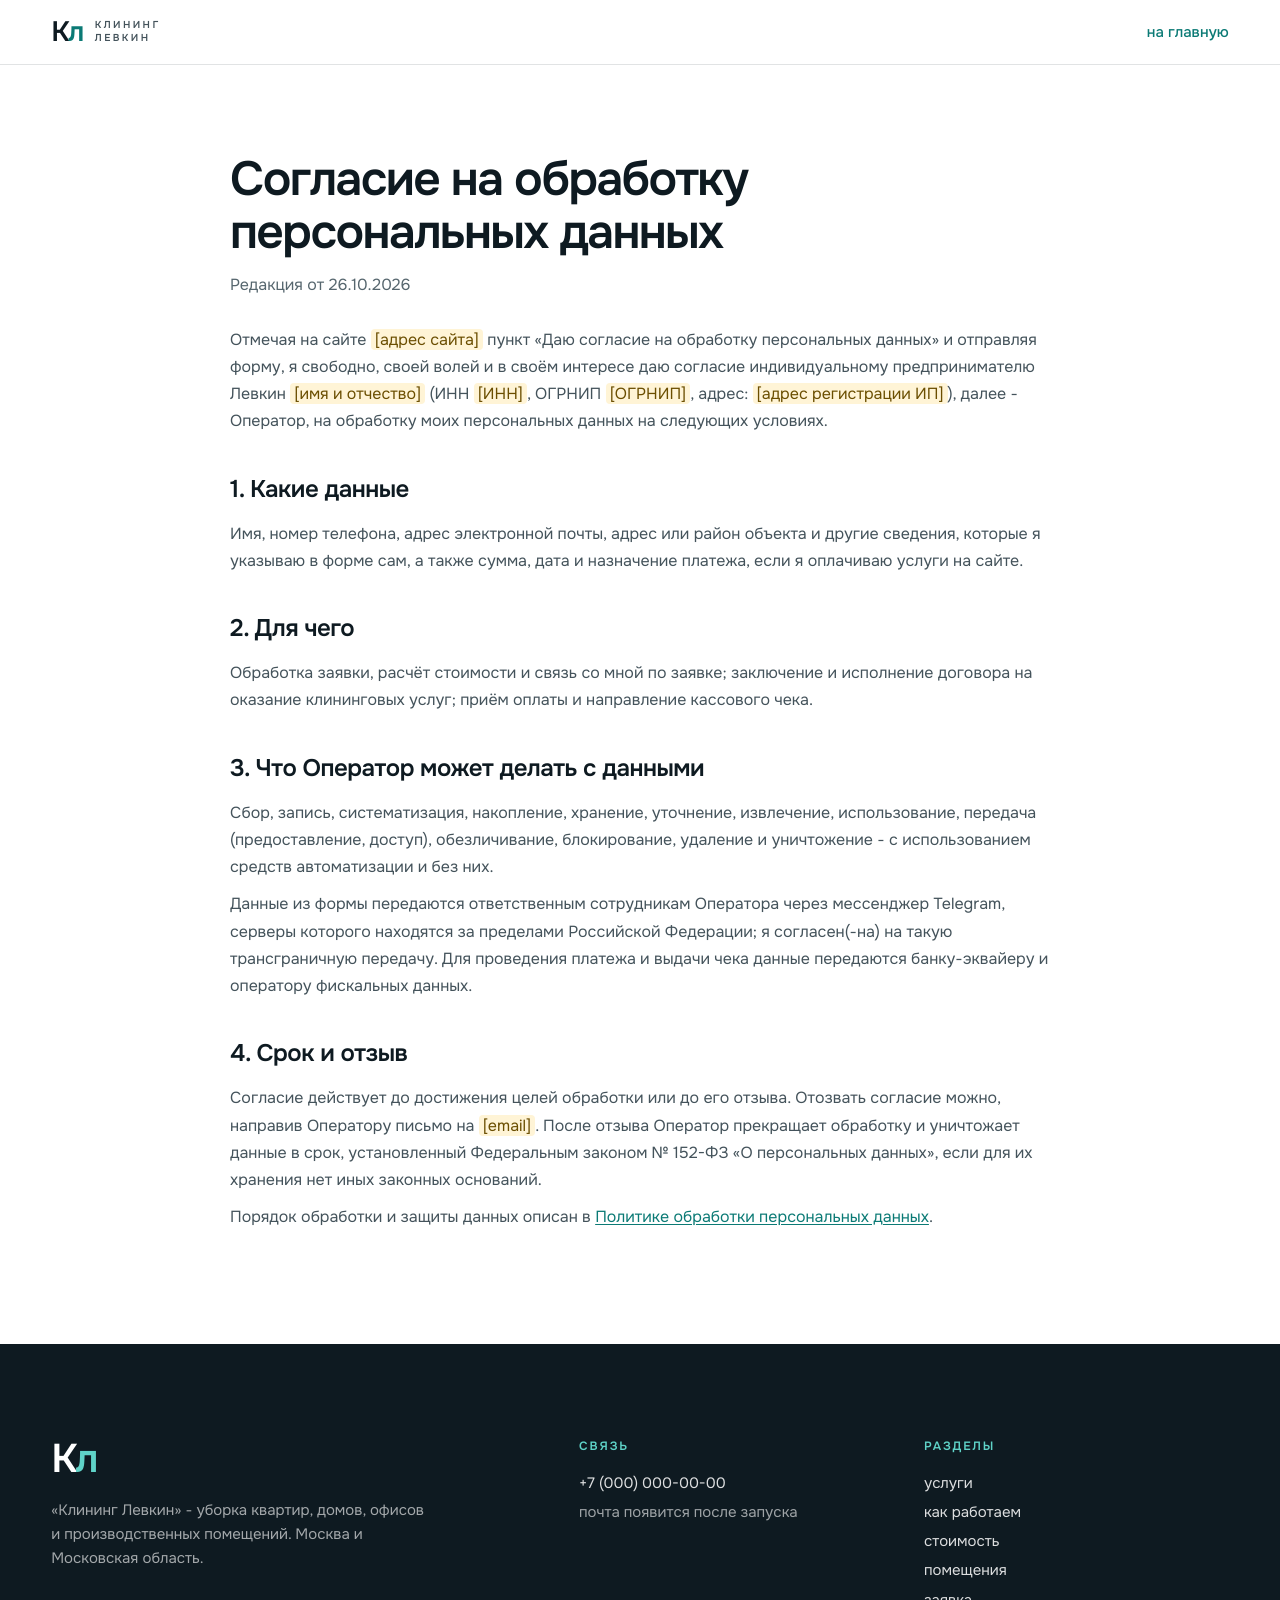
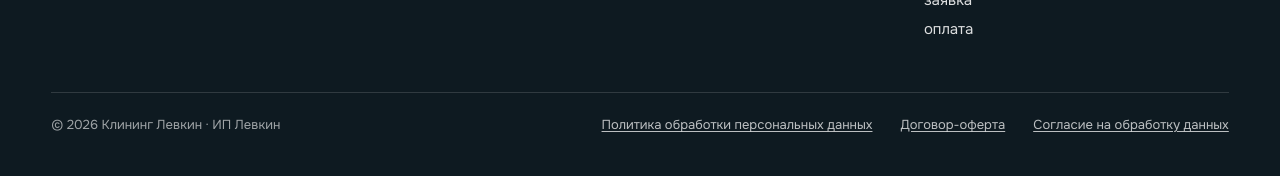
<file: consent.html>
<!DOCTYPE html>
<html lang="ru">
<head>
  <meta charset="utf-8">
  <meta name="viewport" content="width=device-width, initial-scale=1, viewport-fit=cover">
  <title>Согласие на обработку персональных данных - Клининг Левкин</title>
  <meta name="description" content="Согласие на обработку персональных данных. ИП Левкин.">
  <link rel="icon" href="favicon.svg" type="image/svg+xml">
  <link rel="icon" href="favicon.ico" sizes="32x32">
  <meta name="theme-color" content="#0B7A75">
  <meta name="robots" content="noindex,nofollow">
  <link rel="stylesheet" href="assets/css/styles.min.css?v=b3fa272ed3">
</head>
<body>
  <header class="topbar">
    <a class="topbar-logo" href="index.html" aria-label="Клининг Левкин - на главную">
      <span class="mono-mark">К<em>л</em></span>
      <span class="mono-name">Клининг Левкин</span>
    </a>
    <a class="topbar-back" href="index.html">на главную</a>
  </header>

  <main class="legal">
    <div class="legal-inner">
      <h1>Согласие на обработку персональных данных</h1>
      <p class="legal-date">Редакция от 26.10.2026</p>

      <p>Отмечая на сайте <span class="todo">[адрес сайта]</span> пункт «Даю согласие на обработку персональных данных» и отправляя форму, я свободно, своей волей и в своём интересе даю согласие индивидуальному предпринимателю Левкин <span class="todo">[имя и отчество]</span> (ИНН <span class="todo">[ИНН]</span>, ОГРНИП <span class="todo">[ОГРНИП]</span>, адрес: <span class="todo">[адрес регистрации ИП]</span>), далее - Оператор, на обработку моих персональных данных на следующих условиях.</p>

      <h2>1. Какие данные</h2>
      <p>Имя, номер телефона, адрес электронной почты, адрес или район объекта и другие сведения, которые я указываю в форме сам, а также сумма, дата и назначение платежа, если я оплачиваю услуги на сайте.</p>

      <h2>2. Для чего</h2>
      <p>Обработка заявки, расчёт стоимости и связь со мной по заявке; заключение и исполнение договора на оказание клининговых услуг; приём оплаты и направление кассового чека.</p>

      <h2>3. Что Оператор может делать с данными</h2>
      <p>Сбор, запись, систематизация, накопление, хранение, уточнение, извлечение, использование, передача (предоставление, доступ), обезличивание, блокирование, удаление и уничтожение - с использованием средств автоматизации и без них.</p>
      <p>Данные из формы передаются ответственным сотрудникам Оператора через мессенджер Telegram, серверы которого находятся за пределами Российской Федерации; я согласен(-на) на такую трансграничную передачу. Для проведения платежа и выдачи чека данные передаются банку-эквайеру и оператору фискальных данных.</p>

      <h2>4. Срок и отзыв</h2>
      <p>Согласие действует до достижения целей обработки или до его отзыва. Отозвать согласие можно, направив Оператору письмо на <span class="todo">[email]</span>. После отзыва Оператор прекращает обработку и уничтожает данные в срок, установленный Федеральным законом № 152-ФЗ «О персональных данных», если для их хранения нет иных законных оснований.</p>

      <p>Порядок обработки и защиты данных описан в <a href="policy.html">Политике обработки персональных данных</a>.</p>
    </div>
  </main>
  <footer class="foot" id="footer">
    <div class="foot-grid">
      <div class="foot-brand">
        <p class="foot-mono">К<em>л</em></p>
        <p class="foot-tag">«Клининг Левкин» - уборка квартир, домов, офисов и производственных помещений. Москва и Московская область.</p>
      </div>
      <div class="foot-col">
        <h4>связь</h4>
        <a href="index.html#contact">+7 (000) 000-00-00</a>
        
        
        
        <span class="foot-pending">почта появится после запуска</span>
        
      </div>
      <div class="foot-col">
        <h4>разделы</h4>
        <a href="index.html#services">услуги</a>
        <a href="index.html#process">как работаем</a>
        <a href="index.html#price">стоимость</a>
        <a href="index.html#objects">помещения</a>
        <a href="index.html#contact">заявка</a>
        <a href="pay.html">оплата</a>
      </div>
    </div>
    <div class="foot-bottom">
      <span>© 2026 Клининг Левкин · ИП Левкин</span>
      <a href="policy.html">Политика обработки персональных данных</a>
      <a href="offer.html">Договор-оферта</a>
      <a href="consent.html">Согласие на обработку данных</a>
    </div>
  </footer>

</body>
</html>
</file>
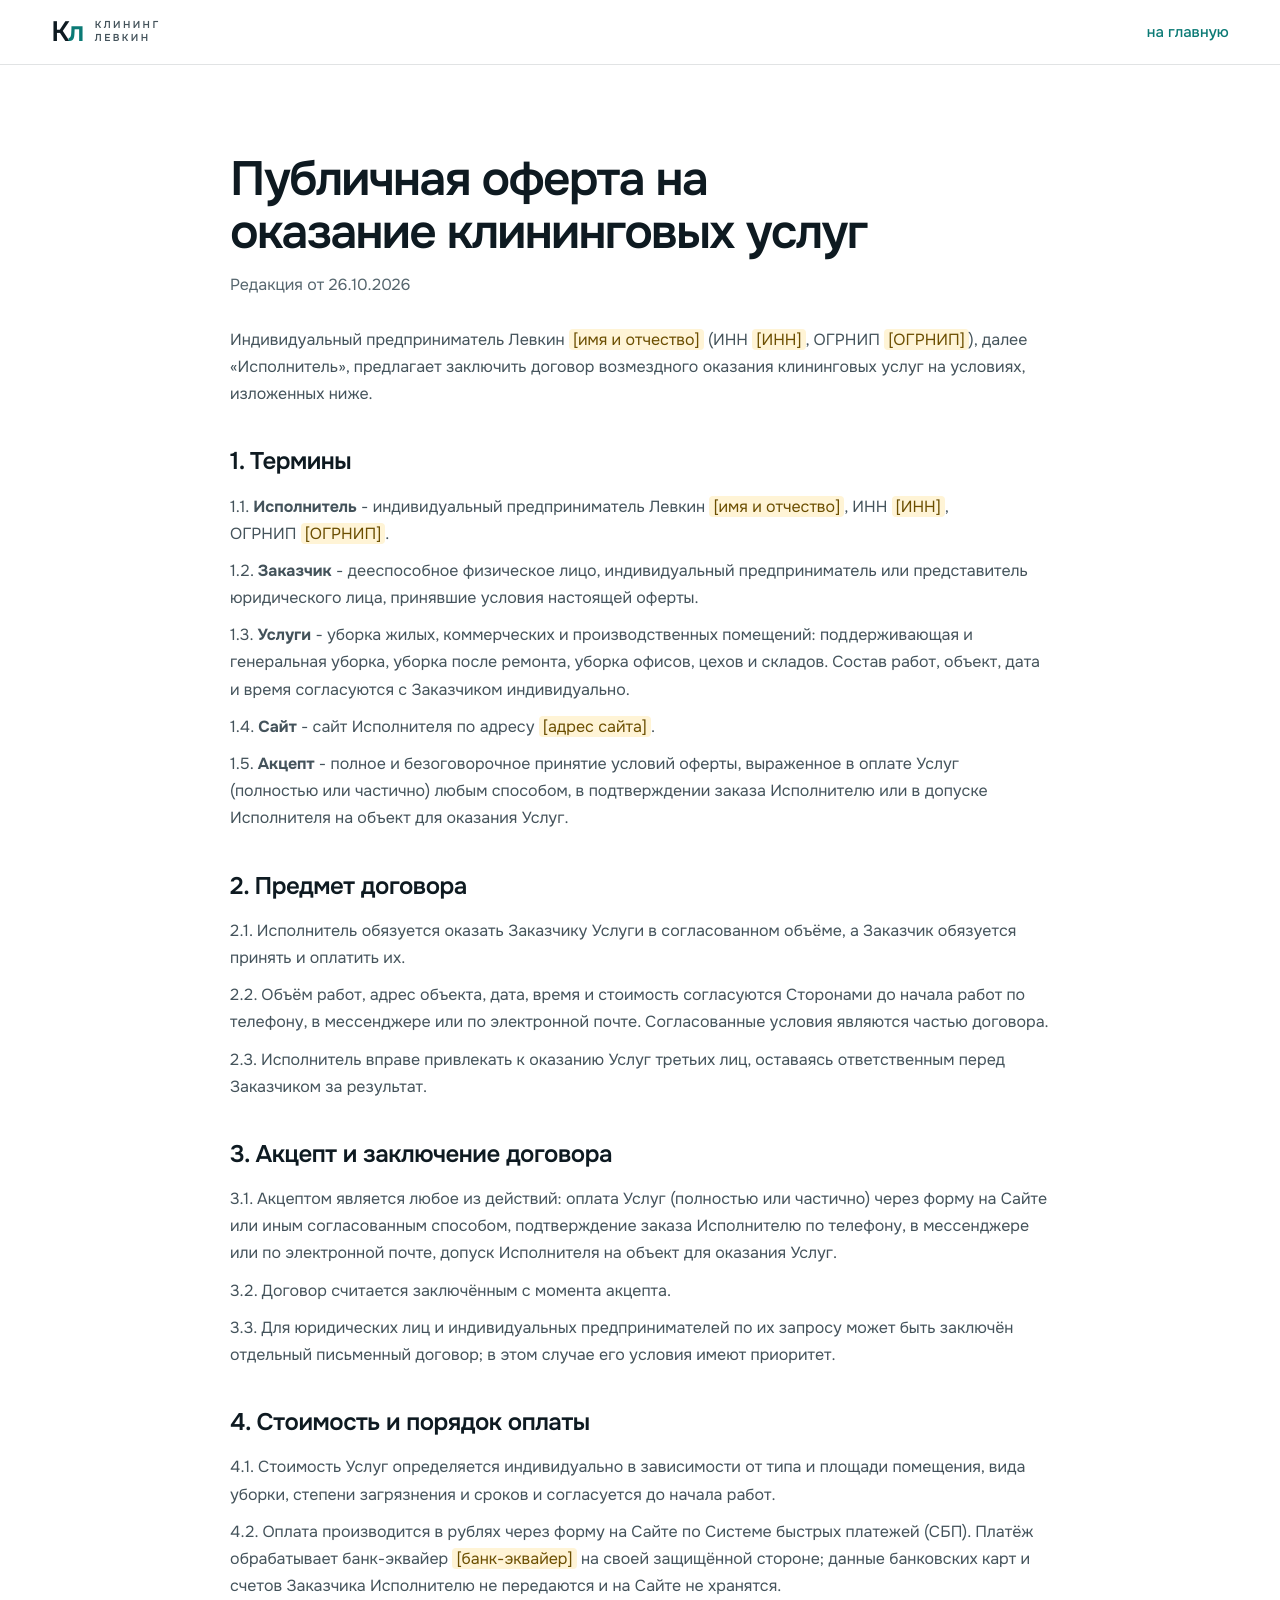
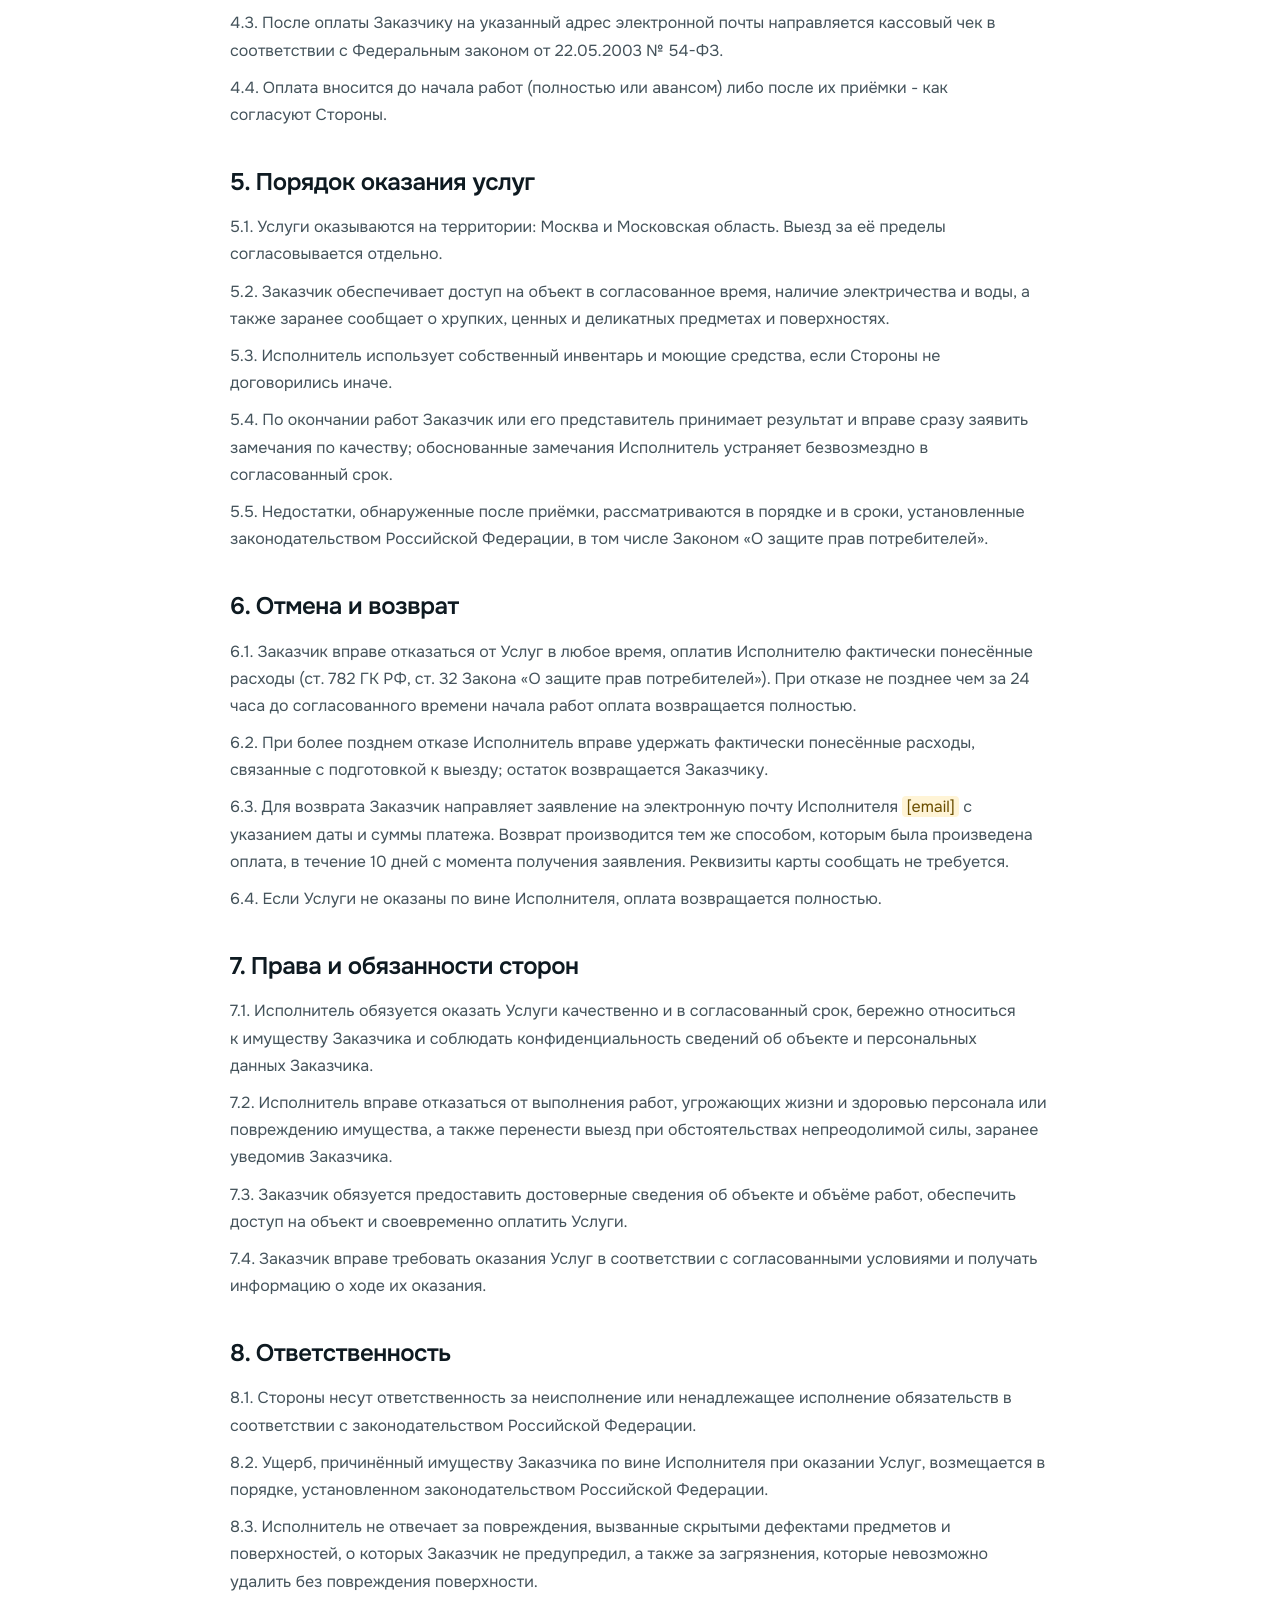
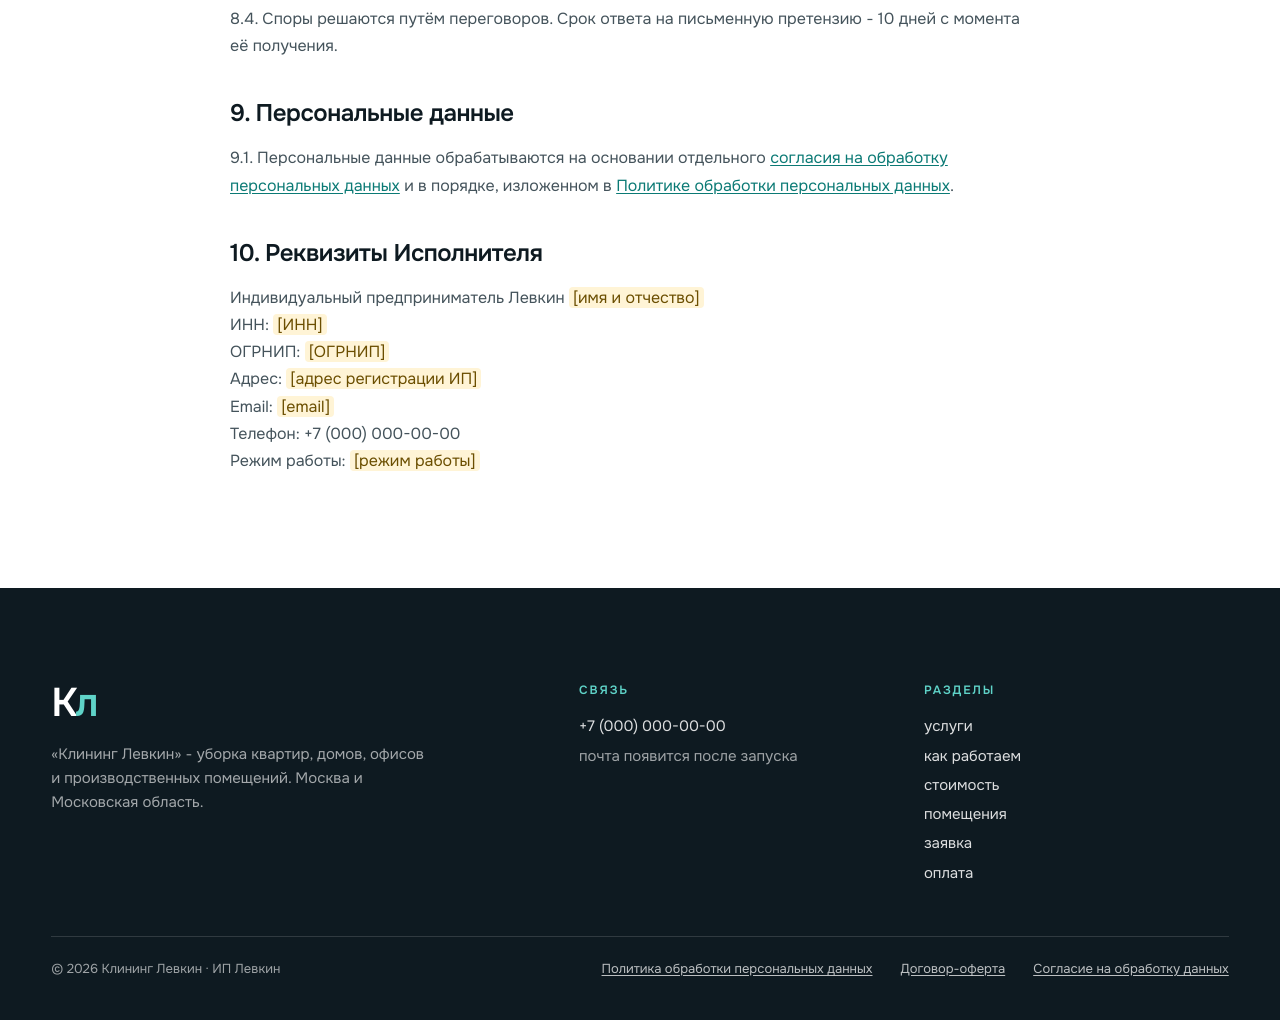
<file: offer.html>
<!DOCTYPE html>
<html lang="ru">
<head>
  <meta charset="utf-8">
  <meta name="viewport" content="width=device-width, initial-scale=1, viewport-fit=cover">
  <title>Договор-оферта - Клининг Левкин</title>
  <meta name="description" content="Публичная оферта на оказание клининговых услуг. ИП Левкин.">
  <link rel="icon" href="favicon.svg" type="image/svg+xml">
  <link rel="icon" href="favicon.ico" sizes="32x32">
  <meta name="theme-color" content="#0B7A75">
  <meta name="robots" content="noindex,nofollow">
  <link rel="stylesheet" href="assets/css/styles.min.css?v=b3fa272ed3">
</head>
<body>
  <header class="topbar">
    <a class="topbar-logo" href="index.html" aria-label="Клининг Левкин - на главную">
      <span class="mono-mark">К<em>л</em></span>
      <span class="mono-name">Клининг Левкин</span>
    </a>
    <a class="topbar-back" href="index.html">на главную</a>
  </header>

  <main class="legal">
    <div class="legal-inner">
      <h1>Публичная оферта на оказание клининговых услуг</h1>
      <p class="legal-date">Редакция от 26.10.2026</p>
      <p>Индивидуальный предприниматель Левкин <span class="todo">[имя и отчество]</span> (ИНН <span class="todo">[ИНН]</span>, ОГРНИП <span class="todo">[ОГРНИП]</span>), далее «Исполнитель», предлагает заключить договор возмездного оказания клининговых услуг на условиях, изложенных ниже.</p>

      <h2>1. Термины</h2>
      <p>1.1. <strong>Исполнитель</strong> - индивидуальный предприниматель Левкин <span class="todo">[имя и отчество]</span>, ИНН <span class="todo">[ИНН]</span>, ОГРНИП <span class="todo">[ОГРНИП]</span>.</p>
      <p>1.2. <strong>Заказчик</strong> - дееспособное физическое лицо, индивидуальный предприниматель или представитель юридического лица, принявшие условия настоящей оферты.</p>
      <p>1.3. <strong>Услуги</strong> - уборка жилых, коммерческих и производственных помещений: поддерживающая и генеральная уборка, уборка после ремонта, уборка офисов, цехов и складов. Состав работ, объект, дата и время согласуются с Заказчиком индивидуально.</p>
      <p>1.4. <strong>Сайт</strong> - сайт Исполнителя по адресу <span class="todo">[адрес сайта]</span>.</p>
      <p>1.5. <strong>Акцепт</strong> - полное и безоговорочное принятие условий оферты, выраженное в оплате Услуг (полностью или частично) любым способом, в подтверждении заказа Исполнителю или в допуске Исполнителя на объект для оказания Услуг.</p>

      <h2>2. Предмет договора</h2>
      <p>2.1. Исполнитель обязуется оказать Заказчику Услуги в согласованном объёме, а Заказчик обязуется принять и оплатить их.</p>
      <p>2.2. Объём работ, адрес объекта, дата, время и стоимость согласуются Сторонами до начала работ по телефону, в мессенджере или по электронной почте. Согласованные условия являются частью договора.</p>
      <p>2.3. Исполнитель вправе привлекать к оказанию Услуг третьих лиц, оставаясь ответственным перед Заказчиком за результат.</p>

      <h2>3. Акцепт и заключение договора</h2>
      <p>3.1. Акцептом является любое из действий: оплата Услуг (полностью или частично) через форму на Сайте или иным согласованным способом, подтверждение заказа Исполнителю по телефону, в мессенджере или по электронной почте, допуск Исполнителя на объект для оказания Услуг.</p>
      <p>3.2. Договор считается заключённым с момента акцепта.</p>
      <p>3.3. Для юридических лиц и индивидуальных предпринимателей по их запросу может быть заключён отдельный письменный договор; в этом случае его условия имеют приоритет.</p>

      <h2>4. Стоимость и порядок оплаты</h2>
      <p>4.1. Стоимость Услуг определяется индивидуально в зависимости от типа и площади помещения, вида уборки, степени загрязнения и сроков и согласуется до начала работ.</p>
      <p>4.2. Оплата производится в рублях через форму на Сайте по Системе быстрых платежей (СБП). Платёж обрабатывает банк-эквайер <span class="todo">[банк-эквайер]</span> на своей защищённой стороне; данные банковских карт и счетов Заказчика Исполнителю не передаются и на Сайте не хранятся.</p>
      <p>4.3. После оплаты Заказчику на указанный адрес электронной почты направляется кассовый чек в соответствии с Федеральным законом от 22.05.2003 № 54-ФЗ.</p>
      <p>4.4. Оплата вносится до начала работ (полностью или авансом) либо после их приёмки - как согласуют Стороны.</p>

      <h2>5. Порядок оказания услуг</h2>
      <p>5.1. Услуги оказываются на территории: Москва и Московская область. Выезд за её пределы согласовывается отдельно.</p>
      <p>5.2. Заказчик обеспечивает доступ на объект в согласованное время, наличие электричества и воды, а также заранее сообщает о хрупких, ценных и деликатных предметах и поверхностях.</p>
      <p>5.3. Исполнитель использует собственный инвентарь и моющие средства, если Стороны не договорились иначе.</p>
      <p>5.4. По окончании работ Заказчик или его представитель принимает результат и вправе сразу заявить замечания по качеству; обоснованные замечания Исполнитель устраняет безвозмездно в согласованный срок.</p>
      <p>5.5. Недостатки, обнаруженные после приёмки, рассматриваются в порядке и в сроки, установленные законодательством Российской Федерации, в том числе Законом «О защите прав потребителей».</p>

      <h2>6. Отмена и возврат</h2>
      <p>6.1. Заказчик вправе отказаться от Услуг в любое время, оплатив Исполнителю фактически понесённые расходы (ст. 782 ГК РФ, ст. 32 Закона «О защите прав потребителей»). При отказе не позднее чем за 24 часа до согласованного времени начала работ оплата возвращается полностью.</p>
      <p>6.2. При более позднем отказе Исполнитель вправе удержать фактически понесённые расходы, связанные с подготовкой к выезду; остаток возвращается Заказчику.</p>
      <p>6.3. Для возврата Заказчик направляет заявление на электронную почту Исполнителя <span class="todo">[email]</span> с указанием даты и суммы платежа. Возврат производится тем же способом, которым была произведена оплата, в течение 10 дней с момента получения заявления. Реквизиты карты сообщать не требуется.</p>
      <p>6.4. Если Услуги не оказаны по вине Исполнителя, оплата возвращается полностью.</p>

      <h2>7. Права и обязанности сторон</h2>
      <p>7.1. Исполнитель обязуется оказать Услуги качественно и в согласованный срок, бережно относиться к имуществу Заказчика и соблюдать конфиденциальность сведений об объекте и персональных данных Заказчика.</p>
      <p>7.2. Исполнитель вправе отказаться от выполнения работ, угрожающих жизни и здоровью персонала или повреждению имущества, а также перенести выезд при обстоятельствах непреодолимой силы, заранее уведомив Заказчика.</p>
      <p>7.3. Заказчик обязуется предоставить достоверные сведения об объекте и объёме работ, обеспечить доступ на объект и своевременно оплатить Услуги.</p>
      <p>7.4. Заказчик вправе требовать оказания Услуг в соответствии с согласованными условиями и получать информацию о ходе их оказания.</p>

      <h2>8. Ответственность</h2>
      <p>8.1. Стороны несут ответственность за неисполнение или ненадлежащее исполнение обязательств в соответствии с законодательством Российской Федерации.</p>
      <p>8.2. Ущерб, причинённый имуществу Заказчика по вине Исполнителя при оказании Услуг, возмещается в порядке, установленном законодательством Российской Федерации.</p>
      <p>8.3. Исполнитель не отвечает за повреждения, вызванные скрытыми дефектами предметов и поверхностей, о которых Заказчик не предупредил, а также за загрязнения, которые невозможно удалить без повреждения поверхности.</p>
      <p>8.4. Споры решаются путём переговоров. Срок ответа на письменную претензию - 10 дней с момента её получения.</p>

      <h2>9. Персональные данные</h2>
            <p>9.1. Персональные данные обрабатываются на основании отдельного <a href="consent.html">согласия на обработку персональных данных</a> и в порядке, изложенном в <a href="policy.html">Политике обработки персональных данных</a>.</p>

      <h2>10. Реквизиты Исполнителя</h2>
      <p>Индивидуальный предприниматель Левкин <span class="todo">[имя и отчество]</span><br>
        ИНН: <span class="todo">[ИНН]</span><br>
        ОГРНИП: <span class="todo">[ОГРНИП]</span><br>
        Адрес: <span class="todo">[адрес регистрации ИП]</span><br>
        Email: <span class="todo">[email]</span><br>
        Телефон: +7 (000) 000-00-00<br>
        Режим работы: <span class="todo">[режим работы]</span></p>
    </div>
  </main>
  <footer class="foot" id="footer">
    <div class="foot-grid">
      <div class="foot-brand">
        <p class="foot-mono">К<em>л</em></p>
        <p class="foot-tag">«Клининг Левкин» - уборка квартир, домов, офисов и производственных помещений. Москва и Московская область.</p>
      </div>
      <div class="foot-col">
        <h4>связь</h4>
        <a href="index.html#contact">+7 (000) 000-00-00</a>
        
        
        
        <span class="foot-pending">почта появится после запуска</span>
        
      </div>
      <div class="foot-col">
        <h4>разделы</h4>
        <a href="index.html#services">услуги</a>
        <a href="index.html#process">как работаем</a>
        <a href="index.html#price">стоимость</a>
        <a href="index.html#objects">помещения</a>
        <a href="index.html#contact">заявка</a>
        <a href="pay.html">оплата</a>
      </div>
    </div>
    <div class="foot-bottom">
      <span>© 2026 Клининг Левкин · ИП Левкин</span>
      <a href="policy.html">Политика обработки персональных данных</a>
      <a href="offer.html">Договор-оферта</a>
      <a href="consent.html">Согласие на обработку данных</a>
    </div>
  </footer>

</body>
</html>
</file>
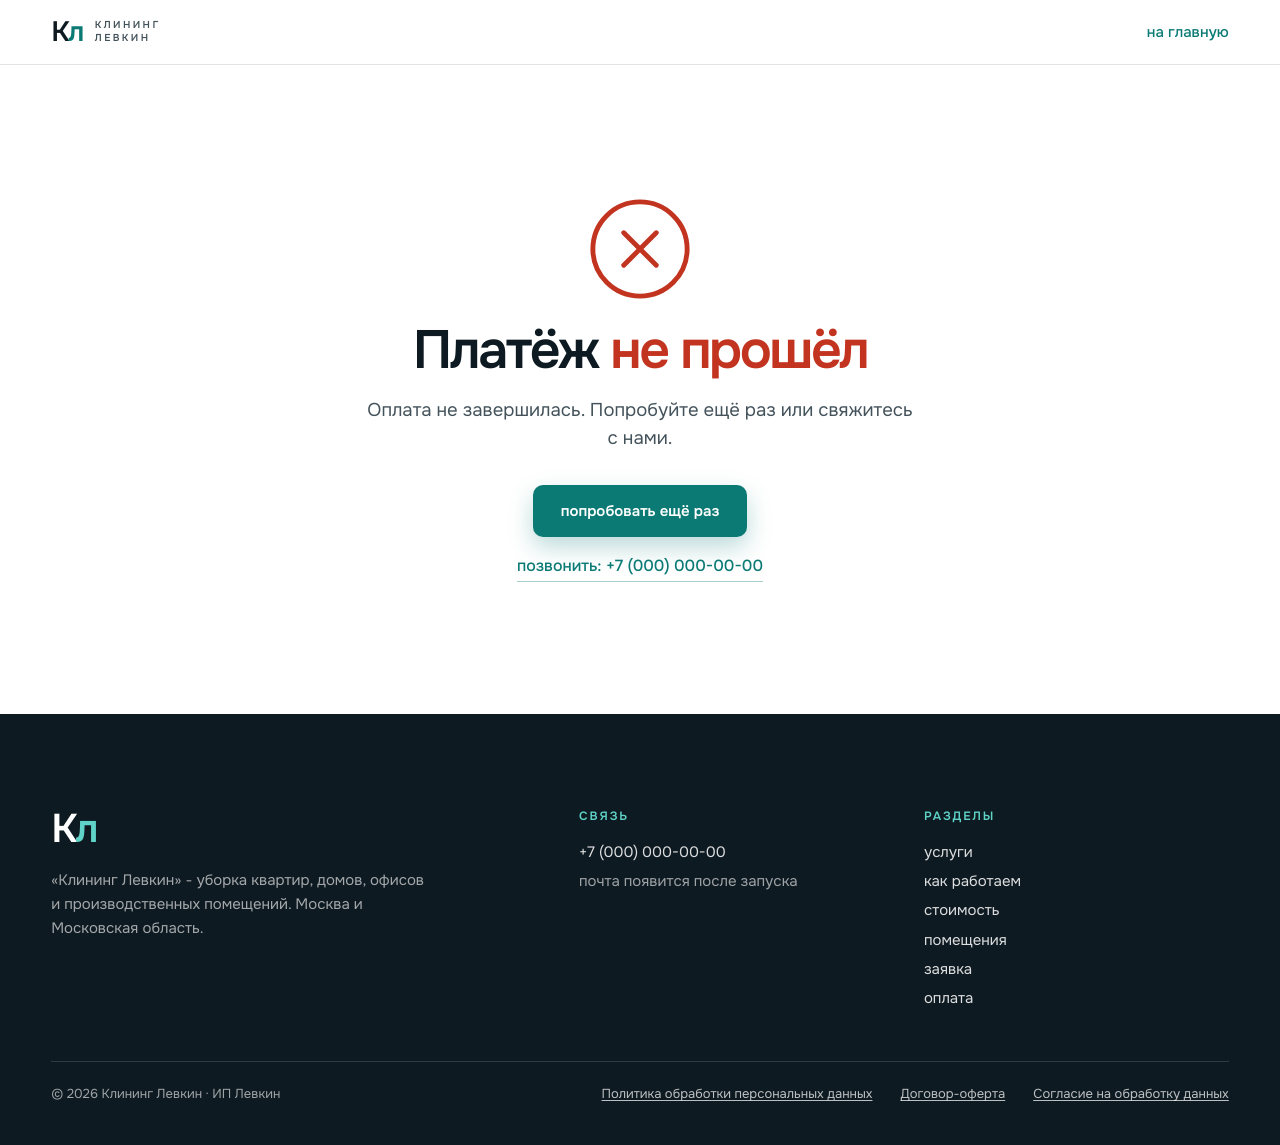
<file: pay-fail.html>
<!DOCTYPE html>
<html lang="ru">
<head>
  <meta charset="utf-8">
  <meta name="viewport" content="width=device-width, initial-scale=1, viewport-fit=cover">
  <title>Платёж не прошёл - Клининг Левкин</title>
  <meta name="robots" content="noindex">
  <link rel="icon" href="favicon.svg" type="image/svg+xml">
  <link rel="icon" href="favicon.ico" sizes="32x32">
  <meta name="theme-color" content="#0B7A75">
  <link rel="stylesheet" href="assets/css/styles.min.css?v=b3fa272ed3">
</head>
<body>
  <header class="topbar">
    <a class="topbar-logo" href="index.html" aria-label="Клининг Левкин - на главную">
      <span class="mono-mark">К<em>л</em></span>
      <span class="mono-name">Клининг Левкин</span>
    </a>
    <a class="topbar-back" href="index.html">на главную</a>
  </header>

  <main>
    <section class="pay-result pay-result--fail">
      <span class="pay-mark pay-mark--fail" aria-hidden="true">
        <svg viewBox="0 0 64 64" fill="none" stroke="currentColor" stroke-width="3"><circle cx="32" cy="32" r="29"/><path d="M22 22l20 20M42 22L22 42" stroke-linecap="round"/></svg>
      </span>
      <h1>Платёж <em>не прошёл</em></h1>
      <p>Оплата не завершилась. Попробуйте ещё раз или свяжитесь с нами.</p>
      <div class="pay-result-cta">
        <a class="btn btn-main" href="pay.html">попробовать ещё раз</a>
        <a class="pay-result-link" href="index.html#contact">позвонить: +7 (000) 000-00-00</a>
      </div>
    </section>
  </main>
  <footer class="foot" id="footer">
    <div class="foot-grid">
      <div class="foot-brand">
        <p class="foot-mono">К<em>л</em></p>
        <p class="foot-tag">«Клининг Левкин» - уборка квартир, домов, офисов и производственных помещений. Москва и Московская область.</p>
      </div>
      <div class="foot-col">
        <h4>связь</h4>
        <a href="index.html#contact">+7 (000) 000-00-00</a>
        
        
        
        <span class="foot-pending">почта появится после запуска</span>
        
      </div>
      <div class="foot-col">
        <h4>разделы</h4>
        <a href="index.html#services">услуги</a>
        <a href="index.html#process">как работаем</a>
        <a href="index.html#price">стоимость</a>
        <a href="index.html#objects">помещения</a>
        <a href="index.html#contact">заявка</a>
        <a href="pay.html">оплата</a>
      </div>
    </div>
    <div class="foot-bottom">
      <span>© 2026 Клининг Левкин · ИП Левкин</span>
      <a href="policy.html">Политика обработки персональных данных</a>
      <a href="offer.html">Договор-оферта</a>
      <a href="consent.html">Согласие на обработку данных</a>
    </div>
  </footer>

</body>
</html>
</file>
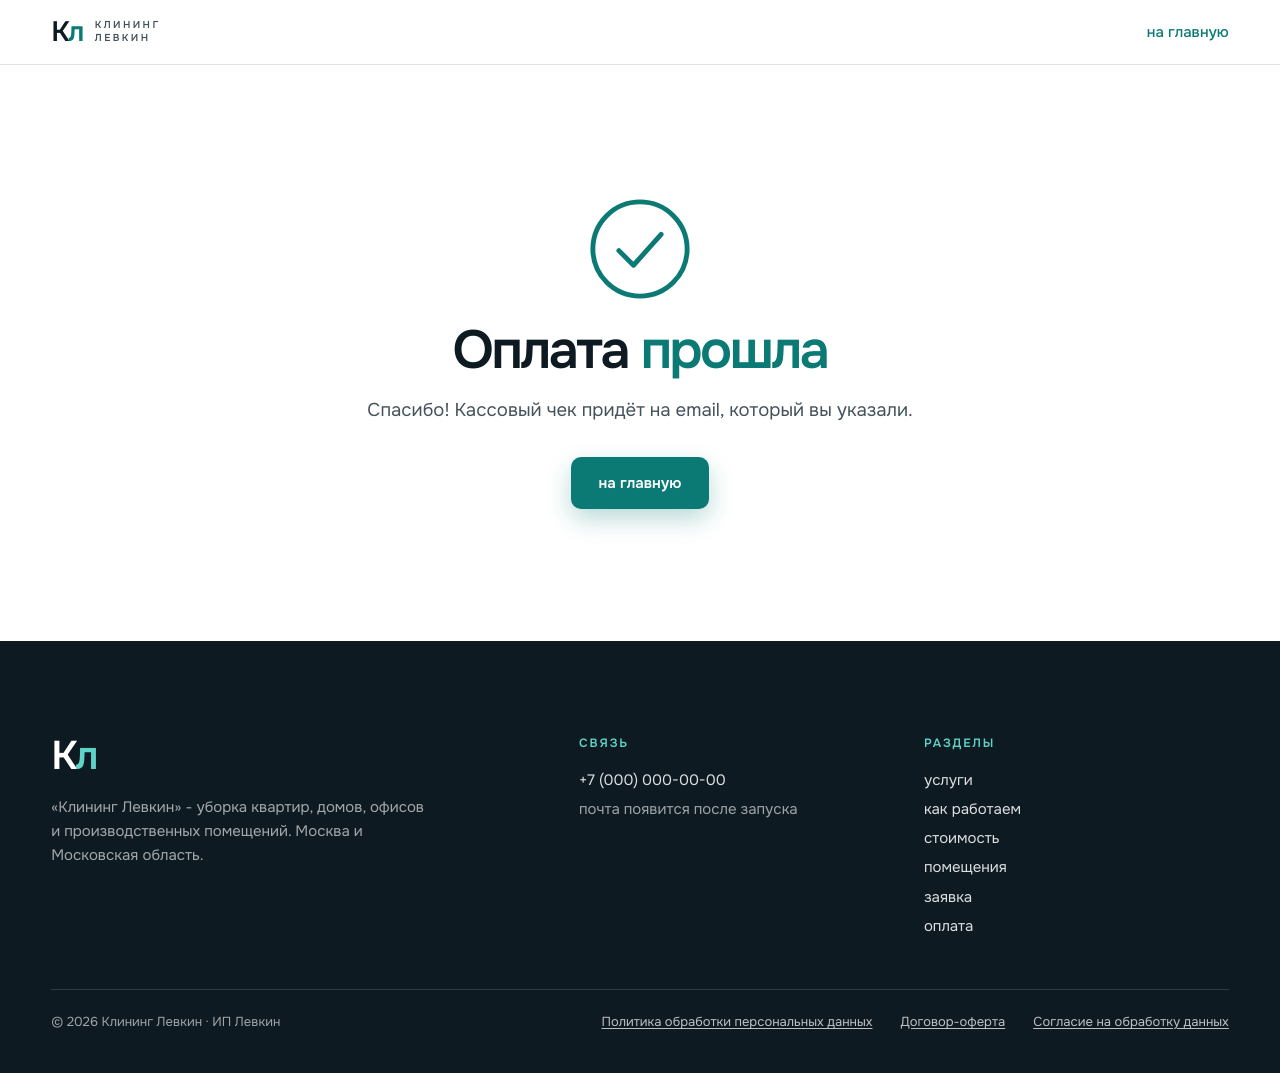
<file: pay-success.html>
<!DOCTYPE html>
<html lang="ru">
<head>
  <meta charset="utf-8">
  <meta name="viewport" content="width=device-width, initial-scale=1, viewport-fit=cover">
  <title>Оплата прошла - Клининг Левкин</title>
  <meta name="robots" content="noindex">
  <link rel="icon" href="favicon.svg" type="image/svg+xml">
  <link rel="icon" href="favicon.ico" sizes="32x32">
  <meta name="theme-color" content="#0B7A75">
  <link rel="stylesheet" href="assets/css/styles.min.css?v=b3fa272ed3">
</head>
<body>
  <header class="topbar">
    <a class="topbar-logo" href="index.html" aria-label="Клининг Левкин - на главную">
      <span class="mono-mark">К<em>л</em></span>
      <span class="mono-name">Клининг Левкин</span>
    </a>
    <a class="topbar-back" href="index.html">на главную</a>
  </header>

  <main>
    <section class="pay-result">
      <span class="pay-mark pay-mark--ok" aria-hidden="true">
        <svg viewBox="0 0 64 64" fill="none" stroke="currentColor" stroke-width="3"><circle cx="32" cy="32" r="29"/><path d="M19 33l9 9 17-19" stroke-linecap="round" stroke-linejoin="round"/></svg>
      </span>
      <h1>Оплата <em>прошла</em></h1>
      <p>Спасибо! Кассовый чек придёт на email, который вы указали.</p>
      <div class="pay-result-cta">
        <a class="btn btn-main" href="index.html">на главную</a>
      </div>
    </section>
  </main>
  <footer class="foot" id="footer">
    <div class="foot-grid">
      <div class="foot-brand">
        <p class="foot-mono">К<em>л</em></p>
        <p class="foot-tag">«Клининг Левкин» - уборка квартир, домов, офисов и производственных помещений. Москва и Московская область.</p>
      </div>
      <div class="foot-col">
        <h4>связь</h4>
        <a href="index.html#contact">+7 (000) 000-00-00</a>
        
        
        
        <span class="foot-pending">почта появится после запуска</span>
        
      </div>
      <div class="foot-col">
        <h4>разделы</h4>
        <a href="index.html#services">услуги</a>
        <a href="index.html#process">как работаем</a>
        <a href="index.html#price">стоимость</a>
        <a href="index.html#objects">помещения</a>
        <a href="index.html#contact">заявка</a>
        <a href="pay.html">оплата</a>
      </div>
    </div>
    <div class="foot-bottom">
      <span>© 2026 Клининг Левкин · ИП Левкин</span>
      <a href="policy.html">Политика обработки персональных данных</a>
      <a href="offer.html">Договор-оферта</a>
      <a href="consent.html">Согласие на обработку данных</a>
    </div>
  </footer>

</body>
</html>
</file>
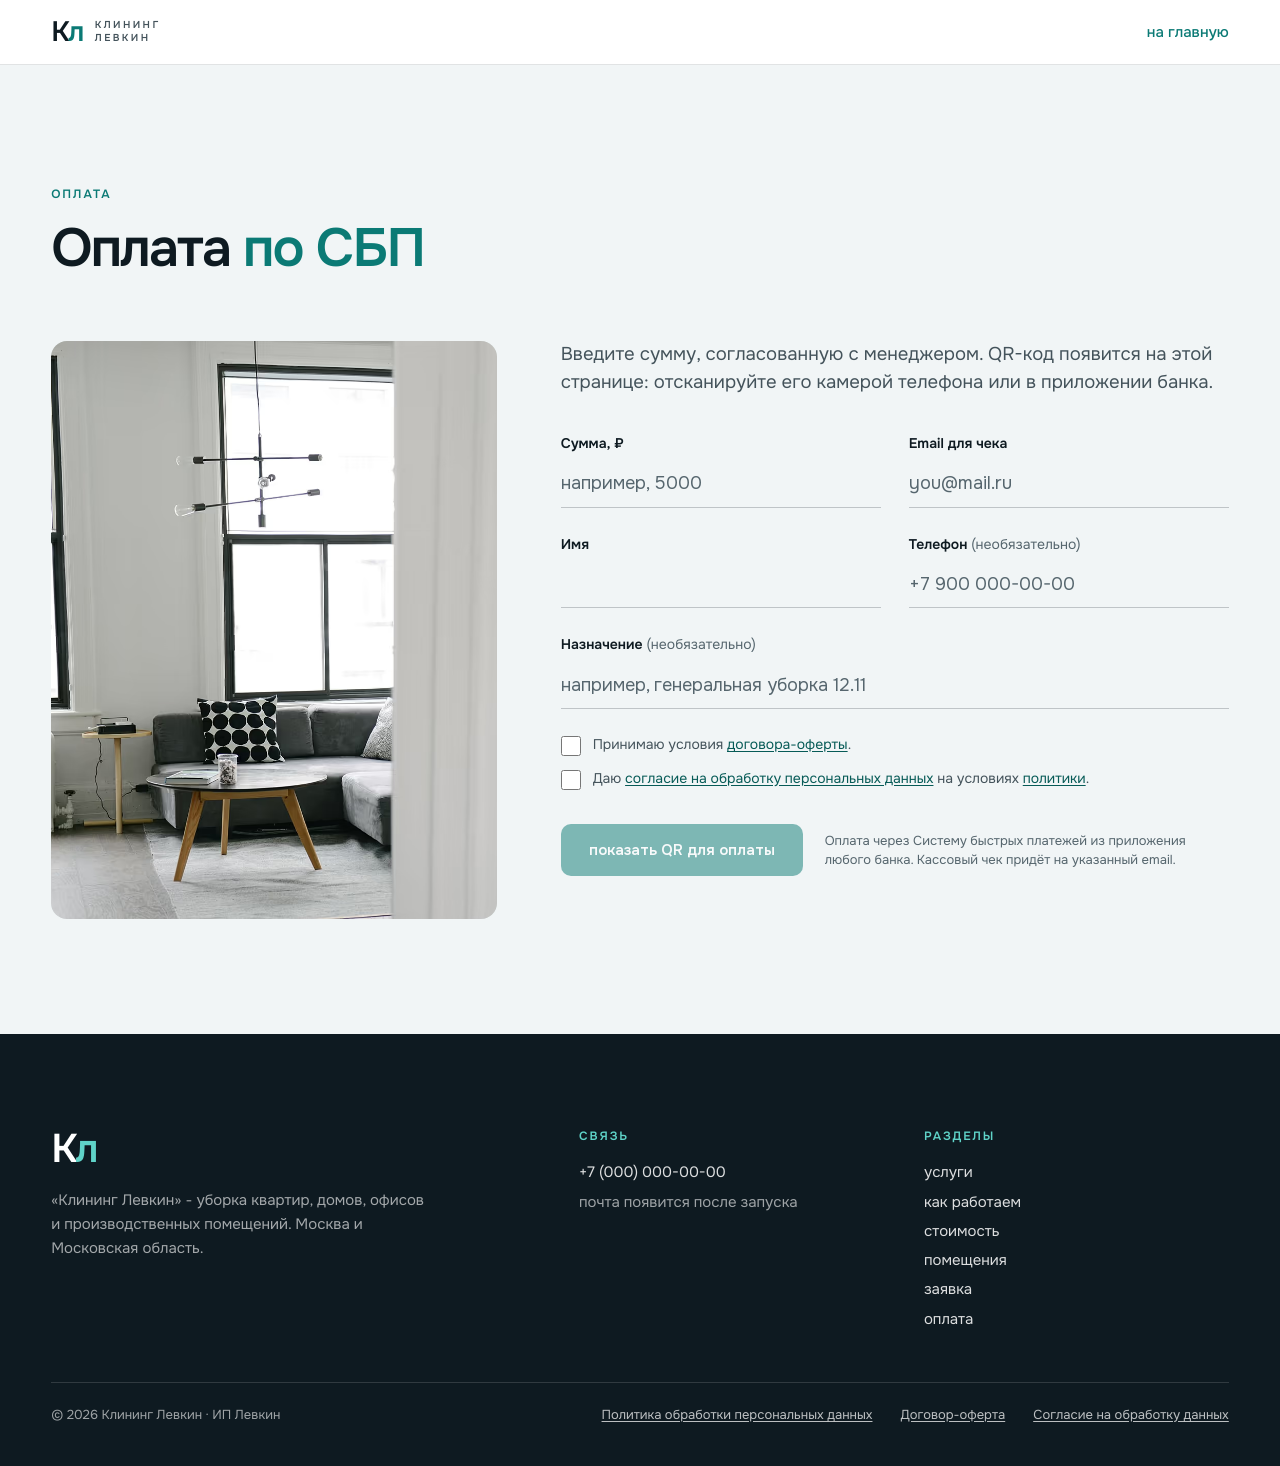
<file: pay.html>
<!DOCTYPE html>
<html lang="ru">
<head>
  <meta charset="utf-8">
  <meta name="viewport" content="width=device-width, initial-scale=1, viewport-fit=cover">
  <title>Оплата по СБП - Клининг Левкин</title>
  <meta name="description" content="Онлайн-оплата клининговых услуг по СБП. Чек придёт на email.">
  <meta name="robots" content="noindex">
  <link rel="icon" href="favicon.svg" type="image/svg+xml">
  <link rel="icon" href="favicon.ico" sizes="32x32">
  <link rel="apple-touch-icon" href="apple-touch-icon.png">
  <meta name="theme-color" content="#0B7A75">
  
  <link rel="preload" href="assets/fonts/onest-var-cyrillic.woff2" as="font" type="font/woff2" crossorigin>
  <link rel="stylesheet" href="assets/css/styles.min.css?v=b3fa272ed3">
</head>
<body>
  <header class="topbar">
    <a class="topbar-logo" href="index.html" aria-label="Клининг Левкин - на главную">
      <span class="mono-mark">К<em>л</em></span>
      <span class="mono-name">Клининг Левкин</span>
    </a>
    <a class="topbar-back" href="index.html">на главную</a>
  </header>

  <main>
    <section class="s form" id="pay" aria-labelledby="pay-h2">
      <div class="s-head">
        <div>
          <p class="eyebrow">оплата</p>
          <h1 id="pay-h2">Оплата <em>по СБП</em></h1>
        </div>
      </div>
      <div class="form-grid">
        <figure class="form-photo pay-photo">
          <picture class="fade">
            <source type="image/avif" srcset="assets/img/pay/pay-desk@mobile.avif?v=93291064 450w, assets/img/pay/pay-desk.avif?v=7f97feba 900w" sizes="(max-width: 1023px) 480px, 40vw">
            <source type="image/webp" srcset="assets/img/pay/pay-desk@mobile.webp?v=ba7c48f5 450w, assets/img/pay/pay-desk.webp?v=03831b7c 900w" sizes="(max-width: 1023px) 480px, 40vw">
            <img src="assets/img/pay/pay-desk.jpg?v=1ace7497" alt="светлая комната с диваном" decoding="async" width="900" height="1125">
          </picture>
        </figure>
        <form class="form-body" id="pay-form" novalidate>
          <div id="pay-fields">
            <p class="form-lead">Введите сумму, согласованную с менеджером. QR-код появится на этой странице: отсканируйте его камерой телефона или в приложении банка.</p>

            <div class="hp" aria-hidden="true">
              <label>Не заполняйте <input type="text" name="website" tabindex="-1" autocomplete="off"></label>
            </div>

            <div class="form-row">
              <label class="field">
                <span>Сумма, ₽</span>
                <input type="text" inputmode="decimal" name="amount" required maxlength="12" placeholder="например, 5000">
              </label>
              <label class="field">
                <span>Email для чека</span>
                <input type="email" name="email" required maxlength="64" autocomplete="email" placeholder="you@mail.ru">
              </label>
            </div>
            <div class="form-row">
              <label class="field">
                <span>Имя</span>
                <input type="text" name="name" required maxlength="100" autocomplete="name">
              </label>
              <label class="field">
                <span>Телефон <i>(необязательно)</i></span>
                <input type="tel" name="phone" maxlength="40" autocomplete="tel" inputmode="tel" placeholder="+7 900 000-00-00">
              </label>
            </div>
            <label class="field form-wide" id="pay-manager-field" hidden>
              <span>Сотрудник</span>
              <select name="manager">
                <option value="">выберите сотрудника</option>
              </select>
            </label>
            <label class="field form-wide">
              <span>Назначение <i>(необязательно)</i></span>
              <input type="text" name="purpose" maxlength="120" placeholder="например, генеральная уборка 12.11">
            </label>

            <label class="consent">
              <input type="checkbox" name="offer" required>
              <span>Принимаю условия <a href="offer.html" target="_blank" rel="noopener">договора-оферты</a>.</span>
            </label>
            <label class="consent">
              <input type="checkbox" name="consent" required>
              <span>Даю <a href="consent.html" target="_blank" rel="noopener">согласие на обработку персональных данных</a> на условиях <a href="policy.html" target="_blank" rel="noopener">политики</a>.</span>
            </label>

            <div class="form-cta">
              <button type="submit" class="btn btn-main" id="pay-submit" disabled>показать QR для оплаты</button>
              <p class="form-note">Оплата через Систему быстрых платежей из приложения любого банка. Кассовый чек придёт на указанный email.</p>
            </div>
            <p class="form-status" id="pay-status" role="status" aria-live="polite"></p>
          </div>

          <div class="sbp-qr" id="sbp-qr" hidden>
            <h2 class="sbp-qr-title" id="sbp-qr-title" tabindex="-1">QR для оплаты по СБП</h2>
            <p class="sbp-qr-amount" id="sbp-qr-amount"></p>
            <img class="sbp-qr-img" id="sbp-qr-img" alt="QR-код для оплаты по СБП" width="260" height="260">
            <p class="sbp-qr-hint">Отсканируйте QR камерой телефона или в приложении банка. Если оплачиваете с этого телефона, откройте приложение банка кнопкой ниже.</p>
            <a class="btn btn-main" id="sbp-qr-link" href="#" rel="noopener" hidden>открыть в приложении банка</a>
            <p class="sbp-qr-state" id="sbp-qr-state" role="status" aria-live="polite">Ждём оплату...</p>
            <p class="pay-demo" id="sbp-qr-demo" hidden>Превью: это демонстрационный QR, деньги не списываются. Настоящий появится после подключения эквайринга.</p>
            <button type="button" class="btn btn-outline" id="sbp-qr-reset">новый QR</button>
          </div>
        </form>
      </div>
    </section>
  </main>
  <footer class="foot" id="footer">
    <div class="foot-grid">
      <div class="foot-brand">
        <p class="foot-mono">К<em>л</em></p>
        <p class="foot-tag">«Клининг Левкин» - уборка квартир, домов, офисов и производственных помещений. Москва и Московская область.</p>
      </div>
      <div class="foot-col">
        <h4>связь</h4>
        <a href="index.html#contact">+7 (000) 000-00-00</a>
        
        
        
        <span class="foot-pending">почта появится после запуска</span>
        
      </div>
      <div class="foot-col">
        <h4>разделы</h4>
        <a href="index.html#services">услуги</a>
        <a href="index.html#process">как работаем</a>
        <a href="index.html#price">стоимость</a>
        <a href="index.html#objects">помещения</a>
        <a href="index.html#contact">заявка</a>
        <a href="pay.html">оплата</a>
      </div>
    </div>
    <div class="foot-bottom">
      <span>© 2026 Клининг Левкин · ИП Левкин</span>
      <a href="policy.html">Политика обработки персональных данных</a>
      <a href="offer.html">Договор-оферта</a>
      <a href="consent.html">Согласие на обработку данных</a>
    </div>
  </footer>

  <script>window.SITE_DEMO=true</script>
  <script type="module" src="assets/js/pay.min.js?v=821c3845c2"></script>
</body>
</html>
</file>
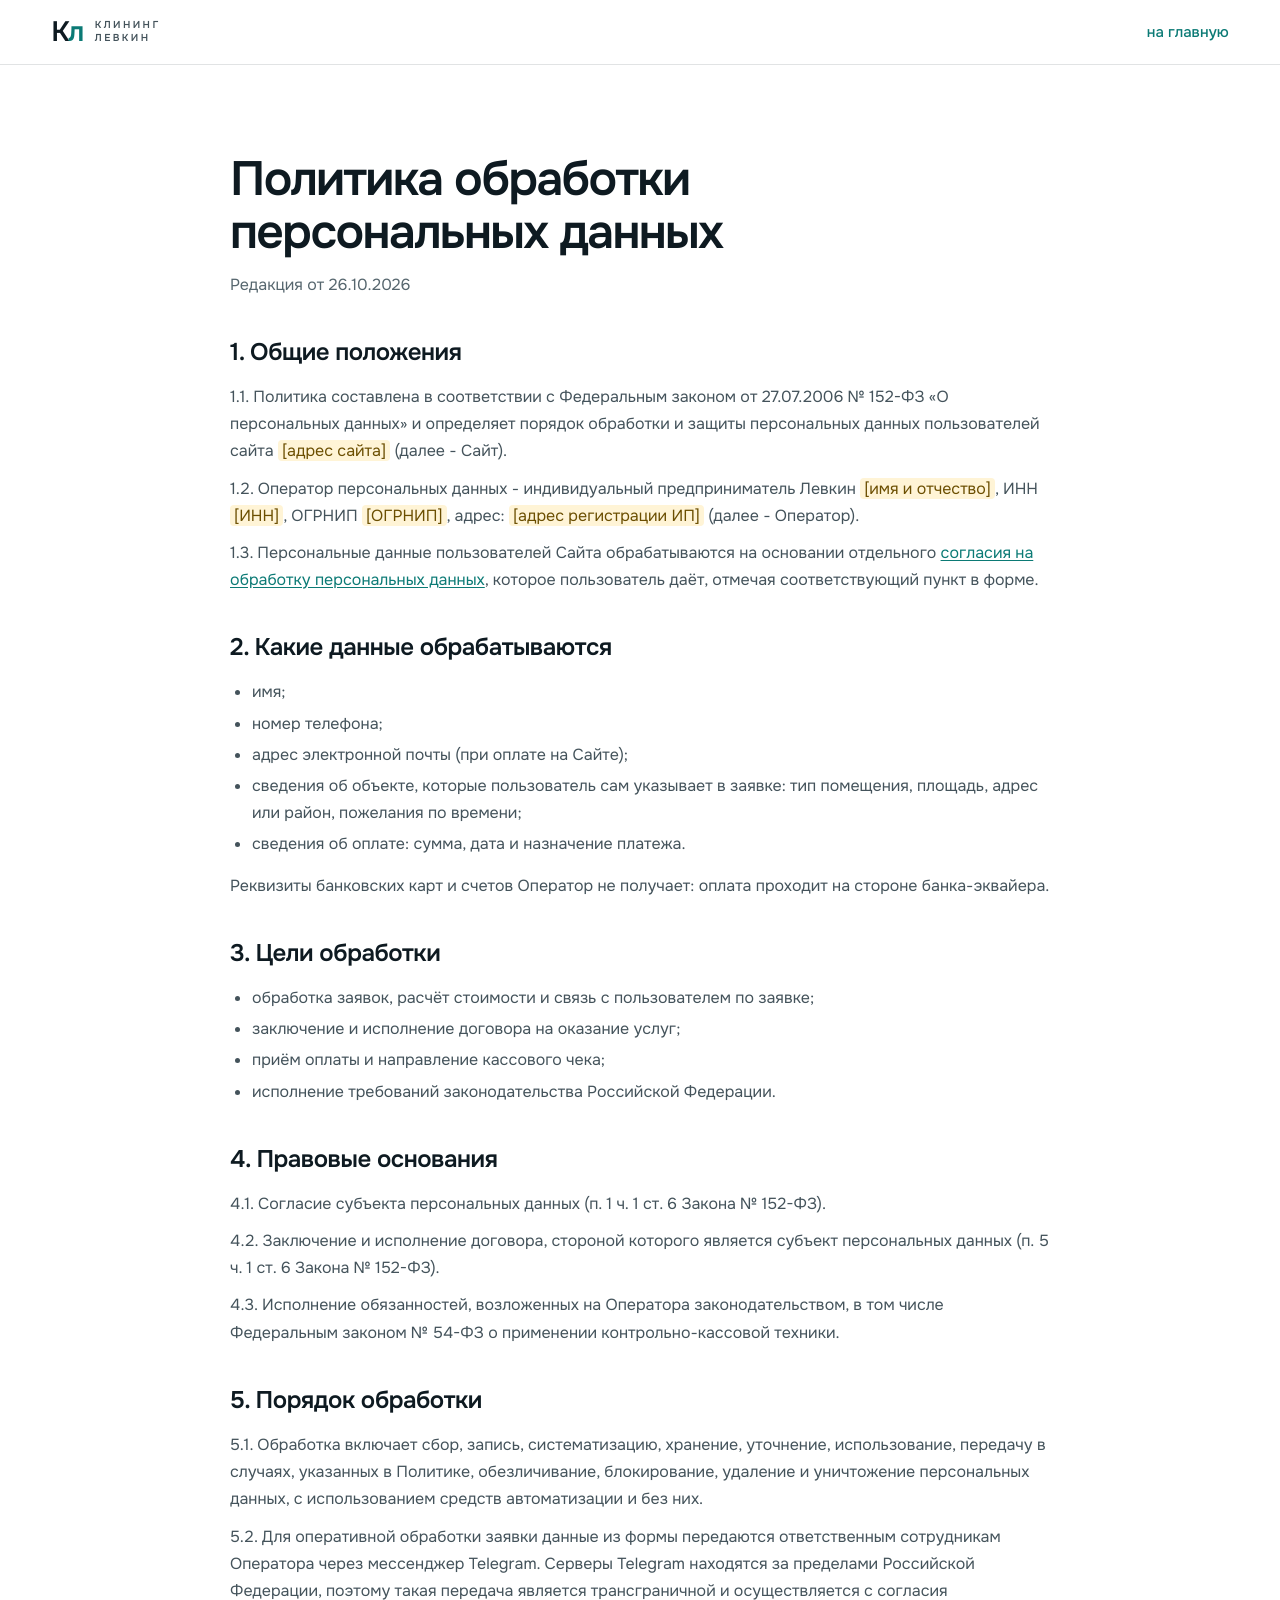
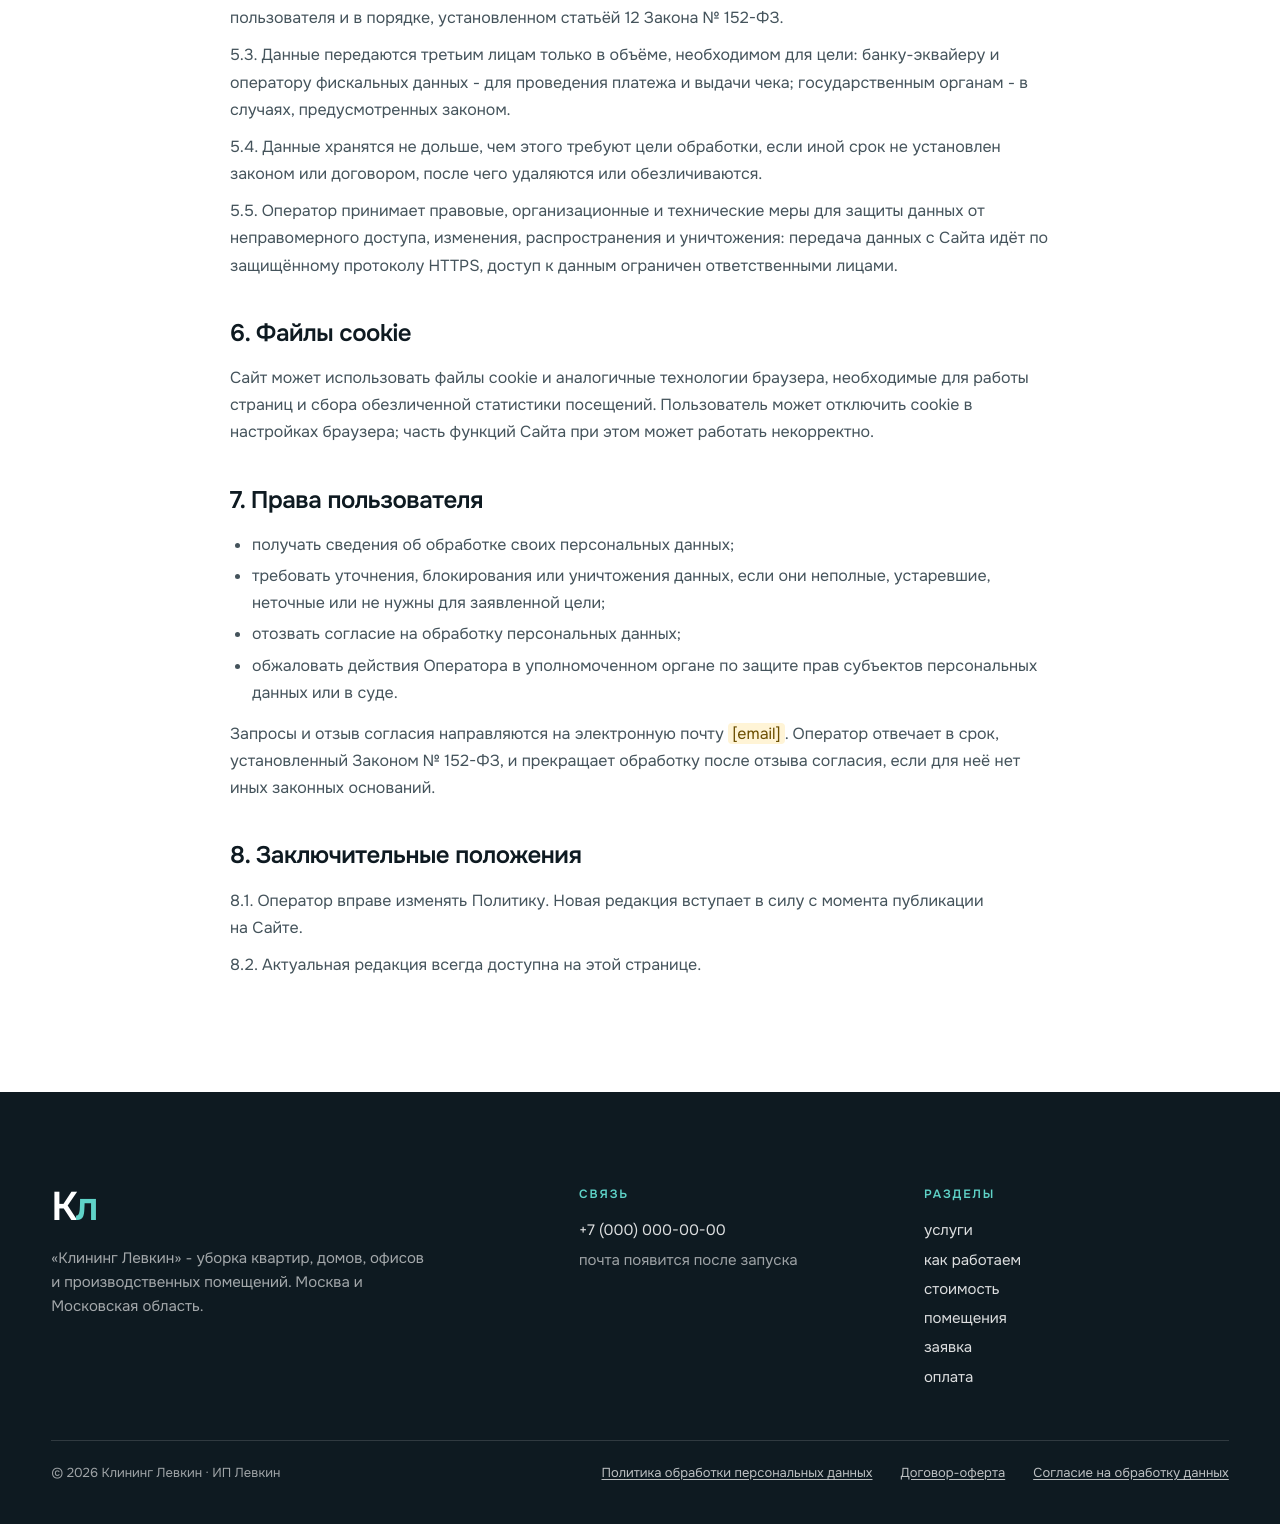
<file: policy.html>
<!DOCTYPE html>
<html lang="ru">
<head>
  <meta charset="utf-8">
  <meta name="viewport" content="width=device-width, initial-scale=1, viewport-fit=cover">
  <title>Политика обработки персональных данных - Клининг Левкин</title>
  <meta name="description" content="Политика обработки и защиты персональных данных. ИП Левкин.">
  <link rel="icon" href="favicon.svg" type="image/svg+xml">
  <link rel="icon" href="favicon.ico" sizes="32x32">
  <meta name="theme-color" content="#0B7A75">
  <meta name="robots" content="noindex,nofollow">
  <link rel="stylesheet" href="assets/css/styles.min.css?v=b3fa272ed3">
</head>
<body>
  <header class="topbar">
    <a class="topbar-logo" href="index.html" aria-label="Клининг Левкин - на главную">
      <span class="mono-mark">К<em>л</em></span>
      <span class="mono-name">Клининг Левкин</span>
    </a>
    <a class="topbar-back" href="index.html">на главную</a>
  </header>

  <main class="legal">
    <div class="legal-inner">
      <h1>Политика обработки персональных данных</h1>
      <p class="legal-date">Редакция от 26.10.2026</p>

      <h2>1. Общие положения</h2>
      <p>1.1. Политика составлена в соответствии с Федеральным законом от 27.07.2006 № 152-ФЗ «О персональных данных» и определяет порядок обработки и защиты персональных данных пользователей сайта <span class="todo">[адрес сайта]</span> (далее - Сайт).</p>
      <p>1.2. Оператор персональных данных - индивидуальный предприниматель Левкин <span class="todo">[имя и отчество]</span>, ИНН <span class="todo">[ИНН]</span>, ОГРНИП <span class="todo">[ОГРНИП]</span>, адрес: <span class="todo">[адрес регистрации ИП]</span> (далее - Оператор).</p>
      <p>1.3. Персональные данные пользователей Сайта обрабатываются на основании отдельного <a href="consent.html">согласия на обработку персональных данных</a>, которое пользователь даёт, отмечая соответствующий пункт в форме.</p>

      <h2>2. Какие данные обрабатываются</h2>
      <ul>
        <li>имя;</li>
        <li>номер телефона;</li>
        <li>адрес электронной почты (при оплате на Сайте);</li>
        <li>сведения об объекте, которые пользователь сам указывает в заявке: тип помещения, площадь, адрес или район, пожелания по времени;</li>
        <li>сведения об оплате: сумма, дата и назначение платежа.</li>
      </ul>
      <p>Реквизиты банковских карт и счетов Оператор не получает: оплата проходит на стороне банка-эквайера.</p>

      <h2>3. Цели обработки</h2>
      <ul>
        <li>обработка заявок, расчёт стоимости и связь с пользователем по заявке;</li>
        <li>заключение и исполнение договора на оказание услуг;</li>
        <li>приём оплаты и направление кассового чека;</li>
        <li>исполнение требований законодательства Российской Федерации.</li>
      </ul>

      <h2>4. Правовые основания</h2>
      <p>4.1. Согласие субъекта персональных данных (п. 1 ч. 1 ст. 6 Закона № 152-ФЗ).</p>
      <p>4.2. Заключение и исполнение договора, стороной которого является субъект персональных данных (п. 5 ч. 1 ст. 6 Закона № 152-ФЗ).</p>
      <p>4.3. Исполнение обязанностей, возложенных на Оператора законодательством, в том числе Федеральным законом № 54-ФЗ о применении контрольно-кассовой техники.</p>

      <h2>5. Порядок обработки</h2>
      <p>5.1. Обработка включает сбор, запись, систематизацию, хранение, уточнение, использование, передачу в случаях, указанных в Политике, обезличивание, блокирование, удаление и уничтожение персональных данных, с использованием средств автоматизации и без них.</p>
      <p>5.2. Для оперативной обработки заявки данные из формы передаются ответственным сотрудникам Оператора через мессенджер Telegram. Серверы Telegram находятся за пределами Российской Федерации, поэтому такая передача является трансграничной и осуществляется с согласия пользователя и в порядке, установленном статьёй 12 Закона № 152-ФЗ.</p>
      <p>5.3. Данные передаются третьим лицам только в объёме, необходимом для цели: банку-эквайеру и оператору фискальных данных - для проведения платежа и выдачи чека; государственным органам - в случаях, предусмотренных законом.</p>
      <p>5.4. Данные хранятся не дольше, чем этого требуют цели обработки, если иной срок не установлен законом или договором, после чего удаляются или обезличиваются.</p>
      <p>5.5. Оператор принимает правовые, организационные и технические меры для защиты данных от неправомерного доступа, изменения, распространения и уничтожения: передача данных с Сайта идёт по защищённому протоколу HTTPS, доступ к данным ограничен ответственными лицами.</p>

      <h2>6. Файлы cookie</h2>
      <p>Сайт может использовать файлы cookie и аналогичные технологии браузера, необходимые для работы страниц и сбора обезличенной статистики посещений. Пользователь может отключить cookie в настройках браузера; часть функций Сайта при этом может работать некорректно.</p>

      <h2>7. Права пользователя</h2>
      <ul>
        <li>получать сведения об обработке своих персональных данных;</li>
        <li>требовать уточнения, блокирования или уничтожения данных, если они неполные, устаревшие, неточные или не нужны для заявленной цели;</li>
        <li>отозвать согласие на обработку персональных данных;</li>
        <li>обжаловать действия Оператора в уполномоченном органе по защите прав субъектов персональных данных или в суде.</li>
      </ul>
      <p>Запросы и отзыв согласия направляются на электронную почту <span class="todo">[email]</span>. Оператор отвечает в срок, установленный Законом № 152-ФЗ, и прекращает обработку после отзыва согласия, если для неё нет иных законных оснований.</p>

      <h2>8. Заключительные положения</h2>
      <p>8.1. Оператор вправе изменять Политику. Новая редакция вступает в силу с момента публикации на Сайте.</p>
      <p>8.2. Актуальная редакция всегда доступна на этой странице.</p>
    </div>
  </main>
  <footer class="foot" id="footer">
    <div class="foot-grid">
      <div class="foot-brand">
        <p class="foot-mono">К<em>л</em></p>
        <p class="foot-tag">«Клининг Левкин» - уборка квартир, домов, офисов и производственных помещений. Москва и Московская область.</p>
      </div>
      <div class="foot-col">
        <h4>связь</h4>
        <a href="index.html#contact">+7 (000) 000-00-00</a>
        
        
        
        <span class="foot-pending">почта появится после запуска</span>
        
      </div>
      <div class="foot-col">
        <h4>разделы</h4>
        <a href="index.html#services">услуги</a>
        <a href="index.html#process">как работаем</a>
        <a href="index.html#price">стоимость</a>
        <a href="index.html#objects">помещения</a>
        <a href="index.html#contact">заявка</a>
        <a href="pay.html">оплата</a>
      </div>
    </div>
    <div class="foot-bottom">
      <span>© 2026 Клининг Левкин · ИП Левкин</span>
      <a href="policy.html">Политика обработки персональных данных</a>
      <a href="offer.html">Договор-оферта</a>
      <a href="consent.html">Согласие на обработку данных</a>
    </div>
  </footer>

</body>
</html>
</file>
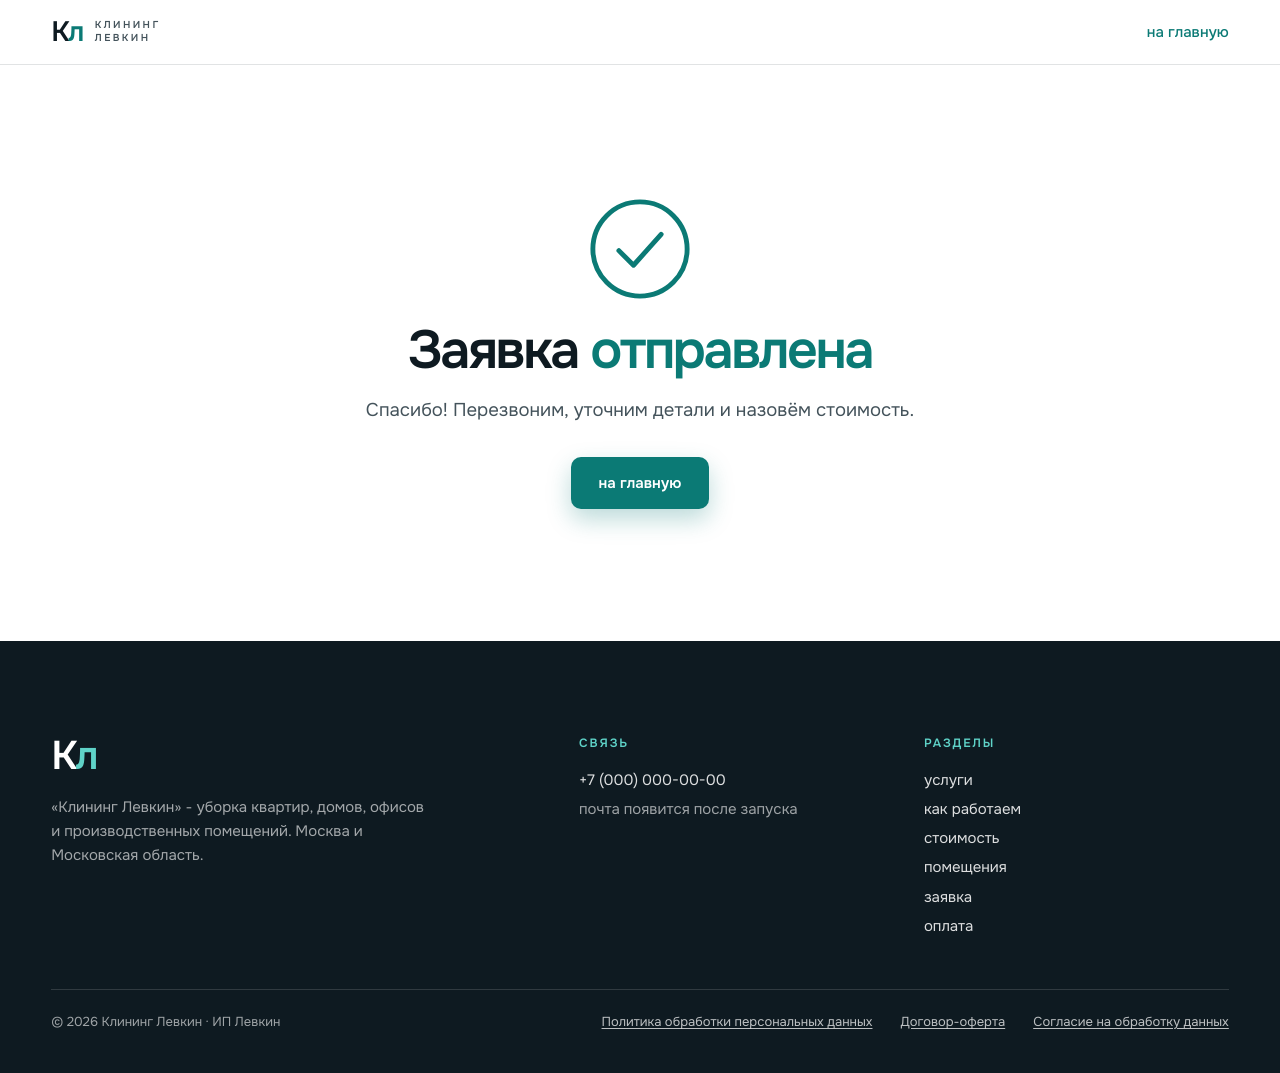
<file: thanks.html>
<!DOCTYPE html>
<html lang="ru">
<head>
  <meta charset="utf-8">
  <meta name="viewport" content="width=device-width, initial-scale=1, viewport-fit=cover">
  <title>Заявка отправлена - Клининг Левкин</title>
  <meta name="robots" content="noindex">
  <link rel="icon" href="favicon.svg" type="image/svg+xml">
  <link rel="icon" href="favicon.ico" sizes="32x32">
  <meta name="theme-color" content="#0B7A75">
  <link rel="stylesheet" href="assets/css/styles.min.css?v=b3fa272ed3">
</head>
<body>
  <header class="topbar">
    <a class="topbar-logo" href="index.html" aria-label="Клининг Левкин - на главную">
      <span class="mono-mark">К<em>л</em></span>
      <span class="mono-name">Клининг Левкин</span>
    </a>
    <a class="topbar-back" href="index.html">на главную</a>
  </header>

  <main>
    <section class="pay-result">
      <span class="pay-mark pay-mark--ok" aria-hidden="true">
        <svg viewBox="0 0 64 64" fill="none" stroke="currentColor" stroke-width="3"><circle cx="32" cy="32" r="29"/><path d="M19 33l9 9 17-19" stroke-linecap="round" stroke-linejoin="round"/></svg>
      </span>
      <h1>Заявка <em>отправлена</em></h1>
      <p>Спасибо! Перезвоним, уточним детали и назовём стоимость.</p>
      <div class="pay-result-cta">
        <a class="btn btn-main" href="index.html">на главную</a>
      </div>
    </section>
  </main>
  <footer class="foot" id="footer">
    <div class="foot-grid">
      <div class="foot-brand">
        <p class="foot-mono">К<em>л</em></p>
        <p class="foot-tag">«Клининг Левкин» - уборка квартир, домов, офисов и производственных помещений. Москва и Московская область.</p>
      </div>
      <div class="foot-col">
        <h4>связь</h4>
        <a href="index.html#contact">+7 (000) 000-00-00</a>
        
        
        
        <span class="foot-pending">почта появится после запуска</span>
        
      </div>
      <div class="foot-col">
        <h4>разделы</h4>
        <a href="index.html#services">услуги</a>
        <a href="index.html#process">как работаем</a>
        <a href="index.html#price">стоимость</a>
        <a href="index.html#objects">помещения</a>
        <a href="index.html#contact">заявка</a>
        <a href="pay.html">оплата</a>
      </div>
    </div>
    <div class="foot-bottom">
      <span>© 2026 Клининг Левкин · ИП Левкин</span>
      <a href="policy.html">Политика обработки персональных данных</a>
      <a href="offer.html">Договор-оферта</a>
      <a href="consent.html">Согласие на обработку данных</a>
    </div>
  </footer>

</body>
</html>
</file>
<file: assets/css/styles.min.css>
@font-face{font-family:Onest;font-style:normal;font-weight:100 900;font-display:swap;src:url(../fonts/onest-var-cyrillic.woff2)format("woff2");unicode-range:U+301,U+400-45F,U+490-491,U+4B0-4B1,U+2116}@font-face{font-family:Onest;font-style:normal;font-weight:100 900;font-display:swap;src:url(../fonts/onest-var-latin.woff2)format("woff2");unicode-range:U+??,U+131,U+152-153,U+2BB-2BC,U+2C6,U+2DA,U+2DC,U+304,U+308,U+329,U+2000-206F,U+20AC,U+2122,U+2191,U+2193,U+2212,U+2215,U+FEFF,U+FFFD}@font-face{font-family:Onest;font-style:normal;font-weight:100 900;font-display:swap;src:url(../fonts/onest-var-latin-ext.woff2)format("woff2");unicode-range:U+100-2BA,U+2BD-2C5,U+2C7-2CC,U+2CE-2D7,U+2DD-2FF,U+304,U+308,U+329,U+1D00-1DBF,U+1E00-1E9F,U+1EF2-1EFF,U+2020,U+20A0-20AB,U+20AD-20C4,U+2113,U+2C60-2C7F,U+A720-A7FF}:root{--c-ink:#0e1a21;--c-ink-2:#44535b;--c-ink-3:#56666e;--c-white:#fff;--c-mist:#f1f5f6;--c-wash:#e6f2f1;--c-accent:#0b7a75;--c-accent-dark:#075b57;--c-accent-light:#cfedea;--c-accent-bright:#5fd3c8;--c-line:rgba(14,26,33,.12);--c-line-strong:rgba(14,26,33,.22);--c-line-dark:rgba(255,255,255,.14);--c-error:#c2341f;--f-ui:"Onest", system-ui, -apple-system, "Segoe UI", Roboto, sans-serif;--fz-h1:clamp(46px, 6.6vw, 104px);--fz-h2:clamp(32px, 4.2vw, 60px);--fz-h3:clamp(19px, 1.7vw, 24px);--fz-lead:clamp(17px, 1.45vw, 21px);--fz-body:16px;--fz-small:14px;--gap-s:16px;--gap-m:24px;--gap-l:40px;--gap-xl:64px;--gap-section:clamp(72px, 9vw, 132px);--pad-side:clamp(16px, 4vw, 56px);--max-content:1440px;--radius-card:16px;--radius-btn:10px;--shadow-cta:0 10px 24px rgba(11,122,117,.28);--shadow-soft:0 18px 40px rgba(14,26,33,.08);--ease:cubic-bezier(.2, .7, .2, 1);--transition:.2s var(--ease);--transition-slow:.7s var(--ease)}*,:before,:after{box-sizing:border-box;margin:0;padding:0}html{scroll-behavior:smooth;-webkit-font-smoothing:antialiased;-moz-osx-font-smoothing:grayscale;-webkit-text-size-adjust:100%}@media (prefers-reduced-motion:reduce){html{scroll-behavior:auto}}body{font-family:var(--f-ui);font-size:var(--fz-body);color:var(--c-ink);background:var(--c-white);text-rendering:geometricprecision;line-height:1.6;overflow-x:hidden}img,picture,video,svg{max-width:100%;height:auto;display:block}button{font:inherit;cursor:pointer;color:inherit;background:0 0;border:0}a{color:inherit;text-decoration:none}ul,ol{list-style:none}[hidden]{display:none!important}h1,h2,h3,h4{font-family:var(--f-ui);letter-spacing:-.035em;color:var(--c-ink);text-wrap:balance;font-weight:600;line-height:1.02}h1{font-size:var(--fz-h1);letter-spacing:-.045em;line-height:.95}h2{font-size:var(--fz-h2)}h3{font-size:var(--fz-h3);letter-spacing:-.02em;line-height:1.15}em{color:var(--c-accent);font-style:normal}p{text-wrap:pretty}.eyebrow{letter-spacing:.16em;text-transform:uppercase;color:var(--c-accent);margin-bottom:18px;font-size:12px;font-weight:600;display:inline-block}.btn{border-radius:var(--radius-btn);letter-spacing:0;white-space:nowrap;min-height:52px;transition:background var(--transition), color var(--transition), box-shadow var(--transition), transform var(--transition);justify-content:center;align-items:center;gap:10px;padding:0 28px;font-size:15px;font-weight:600;display:inline-flex}.btn:active{transform:scale(.98)}.btn-main{background:var(--c-accent);color:#fff;box-shadow:var(--shadow-cta)}.btn-main:hover{background:var(--c-accent-dark)}.btn-outline{color:var(--c-accent);box-shadow:inset 0 0 0 1.5px var(--c-accent);background:0 0}.btn-outline:hover{background:var(--c-accent);color:#fff}.btn-ghost{color:#fff;background:rgba(255,255,255,.08);box-shadow:inset 0 0 0 1.5px rgba(255,255,255,.55)}.btn-ghost:hover{color:var(--c-ink);background:#fff}.btn-sm{min-height:42px;padding:0 18px;font-size:14px}.btn[disabled]{opacity:.5;cursor:not-allowed;box-shadow:none}:focus-visible{outline:2px solid var(--c-accent);outline-offset:3px}.s{padding:var(--gap-section) var(--pad-side)}.s>*{max-width:var(--max-content);margin-left:auto;margin-right:auto}.s-head{margin-bottom:clamp(36px,5vw,64px)}.s-head h2{max-width:900px}html.rv-on .rv{opacity:0;transition:opacity .8s var(--ease), transform .8s var(--ease);transform:translateY(18px)}html.rv-on .rv.in{opacity:1;transform:none}@media (prefers-reduced-motion:reduce){html.rv-on .rv{opacity:1;transition:none;transform:none}}html.img-fade picture.fade{opacity:0;transition:opacity var(--transition-slow)}html.img-fade picture.fade.is-loaded{opacity:1}@media (prefers-reduced-motion:reduce){html.img-fade picture.fade{opacity:1;transition:none}}.visually-hidden{clip:rect(0, 0, 0, 0);white-space:nowrap;border:0;width:1px!important;height:1px!important;margin:-1px!important;padding:0!important;position:absolute!important;overflow:hidden!important}.hero{color:#fff;background:var(--c-ink);min-height:100dvh;position:relative;overflow:hidden}.hero-bg{z-index:0;transition:opacity .6s var(--ease);background-image:url(../img/hero/hero-1-kitchen.webp?v=1b3ae4da);background-position:50% 45%;background-size:cover;position:absolute;inset:0}.hero:before{content:"";z-index:1;background:radial-gradient(125% 100% at 0 100%,rgba(8,16,20,.94) 0%,rgba(8,16,20,.88) 48%,rgba(8,16,20,0) 92%),linear-gradient(rgba(8,16,20,.86) 0%,rgba(8,16,20,.58) 11%,rgba(8,16,20,0) 28% 55%,rgba(8,16,20,.6) 100%);position:absolute;inset:0}.mono{top:clamp(20px,3vw,34px);left:var(--pad-side);z-index:3;color:#fff;align-items:center;gap:14px;display:flex;position:absolute}.mono-mark{letter-spacing:-.05em;font-size:clamp(28px,3vw,36px);font-weight:600;line-height:1}.mono-mark em{color:var(--c-accent-bright)}.mono-name{letter-spacing:.24em;text-transform:uppercase;color:rgba(255,255,255,.92);max-width:120px;font-size:11px;font-weight:600;line-height:1.3}.topnav{top:clamp(20px,3vw,34px);right:var(--pad-side);z-index:3;align-items:center;gap:clamp(14px,1.8vw,26px);font-size:15px;font-weight:500;display:flex;position:absolute}.topnav>a:not(.btn){color:#fff;text-shadow:0 1px 10px rgba(8,16,20,.6);transition:border-color var(--transition), color var(--transition);border-bottom:1px solid transparent;padding:6px 0}.topnav>a:not(.btn):hover{color:#fff;border-bottom-color:rgba(255,255,255,.7)}.hamburger{flex-direction:column;gap:5px;margin-right:-8px;padding:10px 8px;display:none}.hamburger span{width:24px;height:2px;transition:transform var(--transition), opacity var(--transition);background:#fff;border-radius:2px;display:block}.hamburger[aria-expanded=true] span:first-child{transform:translateY(7px)rotate(45deg)}.hamburger[aria-expanded=true] span:nth-child(2){opacity:0}.hamburger[aria-expanded=true] span:nth-child(3){transform:translateY(-7px)rotate(-45deg)}.hero-content{left:var(--pad-side);z-index:3;max-width:min(62%,860px);position:absolute;bottom:clamp(44px,7vw,72px)}.eyebrow-light{color:#fff}.hero h1{color:#fff;margin-bottom:22px}.hero h1 em{color:var(--c-accent-bright)}.hero-sub{font-size:var(--fz-lead);color:rgba(255,255,255,.9);max-width:34em;margin-bottom:32px;line-height:1.45}.hero h1,.hero-sub,.hero .eyebrow{text-shadow:0 1px 18px rgba(8,16,20,.45)}.hero-cta{flex-wrap:wrap;align-items:center;gap:22px;display:flex}.hero-link{color:rgba(255,255,255,.88);transition:color var(--transition), border-color var(--transition);border-bottom:1px solid rgba(255,255,255,.4);padding-bottom:3px;font-size:15px;font-weight:500}.hero-link:hover{color:#fff;border-bottom-color:#fff}.hero-meta{right:var(--pad-side);z-index:3;text-align:right;color:#fff;-webkit-backdrop-filter:blur(10px);background:rgba(8,16,20,.78);border-radius:14px;padding:12px 16px 10px;position:absolute;bottom:clamp(44px,7vw,72px)}.hero-cap{letter-spacing:.02em;margin-bottom:8px;font-size:13px}.hero-dots{justify-content:flex-end;align-items:center;gap:8px;display:flex}.hero-dots .d{width:26px;height:18px;padding:0;position:relative}.hero-dots .d:before{content:"";height:2px;transition:background var(--transition);background:rgba(255,255,255,.35);border-radius:2px;margin-top:-1px;position:absolute;top:50%;left:0;right:0}.hero-dots .d.active:before{background:#fff}.hero-dots .counter{letter-spacing:.12em;color:#fff;font-variant-numeric:tabular-nums;margin-left:8px;font-size:12px;font-weight:600}.mobile-menu{z-index:60;padding:96px var(--pad-side) 48px;background:var(--c-ink);flex-direction:column;justify-content:center;align-items:flex-start;gap:18px;display:flex;position:fixed;inset:0}.mobile-menu:not([hidden]){animation:menuIn .28s var(--ease)}@keyframes menuIn{0%{opacity:0}to{opacity:1}}@media (prefers-reduced-motion:reduce){.mobile-menu:not([hidden]){animation:none}}.mm-top{padding:clamp(20px, 3vw, 34px) var(--pad-side) 0;justify-content:space-between;align-items:center;display:flex;position:absolute;top:0;left:0;right:0}.mm-top .mono-mark{color:#fff}.mm-top .mono-mark em{color:var(--c-accent-bright)}.mm-close{width:40px;height:40px;margin-right:-8px;position:relative}.mm-close span{background:#fff;border-radius:2px;height:2px;margin-top:-1px;position:absolute;top:50%;left:8px;right:8px}.mm-close span:first-child{transform:rotate(45deg)}.mm-close span:last-child{transform:rotate(-45deg)}.mobile-menu a:not(.btn){color:#fff;letter-spacing:-.03em;font-size:30px;font-weight:600;line-height:1.15}.mobile-menu .btn{width:100%;margin-top:10px}.mobile-menu .btn+.btn{margin-top:0}.about{background:var(--c-white)}.about-grid{grid-template-columns:minmax(0,.9fr) minmax(0,1.1fr);align-items:center;gap:clamp(32px,6vw,96px);display:grid}.about-photo{aspect-ratio:4/5;border-radius:var(--radius-card);background:var(--c-mist);position:relative;overflow:hidden}.about-photo picture,.about-photo img{object-fit:cover;width:100%;height:100%}.about-body h2{margin-bottom:28px}.about-lead{font-size:var(--fz-lead);color:var(--c-ink-2);max-width:34em;margin-bottom:44px;line-height:1.55}.features{grid-template-columns:1fr 1fr;gap:30px 40px;display:grid}.features li{border-top:1px solid var(--c-line);padding-top:18px}.features strong{letter-spacing:-.01em;margin-bottom:6px;font-size:17px;font-weight:600;display:block}.features span{color:var(--c-ink-2);font-size:15px;line-height:1.55;display:block}.services{background:var(--c-mist)}.svc-grid{grid-template-columns:repeat(3,minmax(0,1fr));gap:16px;display:grid}.svc{aspect-ratio:4/5;border-radius:var(--radius-card);color:#fff;background:var(--c-ink);isolation:isolate;display:block;position:relative;overflow:hidden}.svc-wide{aspect-ratio:auto;grid-column:span 2}.svc picture,.svc img{object-fit:cover;width:100%;height:100%;transition:transform .9s var(--ease);position:absolute;inset:0}.svc:hover img{transform:scale(1.04)}.svc:after{content:"";z-index:1;background:linear-gradient(rgba(8,16,20,0) 30%,rgba(8,16,20,.6) 62%,rgba(8,16,20,.9) 100%);position:absolute;inset:0}.svc-body{z-index:2;position:absolute;bottom:24px;left:26px;right:26px}.svc-tag{-webkit-backdrop-filter:blur(6px);letter-spacing:.02em;color:#fff;background:rgba(8,16,20,.62);border-radius:999px;margin-bottom:12px;padding:5px 10px;font-size:12px;font-weight:500;display:inline-block}.svc h3{color:#fff;margin-bottom:8px;font-size:clamp(24px,2.3vw,32px)}.svc-desc{color:rgba(255,255,255,.84);max-width:30em;font-size:15px;line-height:1.5}.process{background:var(--c-white)}.steps{counter-reset:step;border-top:1px solid var(--c-line-strong);grid-template-columns:repeat(5,minmax(0,1fr));display:grid}.step{padding:32px 28px 8px 0;position:relative}.step:before{content:"";background:var(--c-white);width:9px;height:9px;box-shadow:inset 0 0 0 2px var(--c-accent);border-radius:50%;position:absolute;top:-5px;left:0}.step-num{letter-spacing:-.05em;color:var(--c-accent-light);font-variant-numeric:tabular-nums;margin-bottom:18px;font-size:clamp(44px,4.6vw,64px);font-weight:600;line-height:1;display:block}.step h3{margin-bottom:10px}.step-desc{color:var(--c-ink-2);max-width:22em;font-size:15px;line-height:1.55}.price{background:var(--c-mist)}.price-grid{grid-template-columns:minmax(0,1fr) minmax(0,1fr);align-items:start;gap:clamp(36px,6vw,110px);display:grid}.price-intro h2{margin-bottom:26px}.price-note{font-size:var(--fz-lead);color:var(--c-ink-2);max-width:26em;margin-bottom:36px;line-height:1.55}.price-actions{flex-wrap:wrap;gap:14px;display:flex}.factors{counter-reset:factor}.factor{counter-increment:factor;border-top:1px solid var(--c-line);grid-template-columns:56px 1fr;column-gap:20px;padding:26px 0;display:grid}.factor:last-child{border-bottom:1px solid var(--c-line)}.factor:before{content:counter(factor);letter-spacing:.04em;color:var(--c-accent);font-variant-numeric:tabular-nums;grid-row:span 2;padding-top:4px;font-size:15px;font-weight:600}.factor h3{margin-bottom:6px}.factor p{color:var(--c-ink-2);font-size:15px;line-height:1.55}.price-table{margin-top:48px}.price-row{border-top:1px solid var(--c-line);grid-template-columns:1fr auto;align-items:baseline;gap:24px;padding:22px 0;display:grid}.price-name p{color:var(--c-ink-3);font-size:14px}.price-amount{color:var(--c-accent);white-space:nowrap;font-size:clamp(20px,2vw,26px);font-weight:600}.scope{background:var(--c-ink);color:#fff}.scope h2{color:#fff}.scope h2 em{color:var(--c-accent-bright)}.scope-grid{background:var(--c-line-dark);border:1px solid var(--c-line-dark);border-radius:var(--radius-card);grid-template-columns:repeat(4,minmax(0,1fr));gap:1px;display:grid;overflow:hidden}.scope-col{background:var(--c-ink);padding:34px 30px 38px}.scope-col h3{color:#fff;margin-bottom:20px}.scope-col li{color:rgba(255,255,255,.78);border-top:1px solid rgba(255,255,255,.08);padding:9px 0 9px 26px;font-size:15px;line-height:1.45;position:relative}.scope-col li:first-child{border-top:0}.scope-col li:before{content:"";border-left:2px solid var(--c-accent-bright);border-bottom:2px solid var(--c-accent-bright);width:11px;height:6px;position:absolute;top:15px;left:2px;transform:rotate(-45deg)}.scope-note{color:rgba(255,255,255,.62);margin-top:28px;font-size:15px}.objects{background:var(--c-white)}.gal-grid{grid-template-columns:repeat(3,minmax(0,1fr));gap:16px;display:grid}.gal{aspect-ratio:4/3;border-radius:var(--radius-card);background:var(--c-mist);cursor:zoom-in;padding:0;display:block;position:relative;overflow:hidden}.gal picture,.gal img{object-fit:cover;width:100%;height:100%;transition:transform .9s var(--ease);position:absolute;inset:0}.gal:hover img{transform:scale(1.04)}.gal:after{content:"";pointer-events:none;background:linear-gradient(transparent 50%,rgba(8,16,20,.82) 100%);position:absolute;inset:0}.gal-cap{z-index:2;color:#fff;text-shadow:0 1px 10px rgba(0,0,0,.4);font-size:15px;font-weight:500;position:absolute;bottom:16px;left:20px}.cta-mid{background:var(--c-white);padding-top:0}.cta-mid-inner{justify-content:space-between;align-items:center;gap:var(--gap-l);border-radius:var(--radius-card);background:var(--c-wash);flex-wrap:wrap;padding:clamp(36px,5vw,56px) clamp(24px,5vw,64px);display:flex}.cta-mid h2{max-width:640px;font-size:clamp(28px,3.4vw,46px)}.form{background:var(--c-mist)}.form-grid{grid-template-columns:minmax(0,.8fr) minmax(0,1.2fr);align-items:stretch;gap:clamp(32px,5vw,80px);display:grid}.form-photo{border-radius:var(--radius-card);background:var(--c-wash);min-height:420px;position:relative;overflow:hidden}.form-photo picture,.form-photo img{object-fit:cover;width:100%;height:100%;position:absolute;inset:0}.form-lead{font-size:var(--fz-lead);color:var(--c-ink-2);margin-bottom:36px;line-height:1.5}.form-row{grid-template-columns:1fr 1fr;gap:28px;margin-bottom:26px;display:grid}.form-wide{margin-bottom:26px}.field{display:block}.field>span{color:var(--c-ink);margin-bottom:4px;font-size:14px;font-weight:600;display:block}.field>span i{color:var(--c-ink-3);font-style:normal;font-weight:400}.field input,.field select,.field textarea{border:0;border-bottom:1.5px solid var(--c-line-strong);width:100%;font:inherit;color:var(--c-ink);transition:border-color var(--transition);appearance:none;background:0 0;border-radius:0;outline:none;padding:12px 0 11px;font-size:18px;line-height:1.35}.field select{cursor:pointer;background-image:linear-gradient(45deg, transparent 50%, var(--c-ink-2) 50%), linear-gradient(135deg, var(--c-ink-2) 50%, transparent 50%);background-position:calc(100% - 12px) 55%,calc(100% - 6px) 55%;background-repeat:no-repeat;background-size:6px 6px,6px 6px;padding-right:28px}.field textarea{resize:vertical;min-height:84px}.field input::placeholder{color:var(--c-ink-3);opacity:1}.field textarea::placeholder{color:var(--c-ink-3);opacity:1}.field input:focus,.field select:focus,.field textarea:focus{border-bottom-color:var(--c-accent)}.field.invalid input,.field.invalid select{border-bottom-color:var(--c-error)}.hp{width:1px;height:1px;position:absolute;left:-9999px;overflow:hidden}.form-cta{flex-wrap:wrap;align-items:center;gap:22px;margin-top:34px;display:flex}.form-note{min-width:220px;color:var(--c-ink-3);flex:1;font-size:13px;line-height:1.5}.form-note a{color:var(--c-ink-2);text-underline-offset:2px;text-decoration:underline}.form-status{min-height:1.5em;margin-top:20px;font-size:15px;font-weight:500}.form-status.ok{color:var(--c-accent-dark)}.form-status.err{color:var(--c-error)}.foot{background:var(--c-ink);color:rgba(255,255,255,.72);padding:clamp(64px, 8vw, 96px) var(--pad-side) 40px}.foot>*{max-width:var(--max-content);margin-left:auto;margin-right:auto}.foot-grid{gap:var(--gap-l);border-bottom:1px solid var(--c-line-dark);grid-template-columns:1.6fr 1fr 1fr;padding-bottom:48px;display:grid}.foot-mono{letter-spacing:-.05em;color:#fff;margin-bottom:18px;font-size:40px;font-weight:600;line-height:1}.foot-mono em{color:var(--c-accent-bright)}.foot-tag{color:rgba(255,255,255,.62);max-width:25em;font-size:15px;line-height:1.6}.foot-col h4{letter-spacing:.16em;text-transform:uppercase;color:var(--c-accent-bright);margin-bottom:16px;font-size:12px;font-weight:600}.foot-col a,.foot-col span{color:rgba(255,255,255,.86);transition:color var(--transition);font-size:15px;line-height:1.95;display:block}.foot-col a:hover{color:#fff}.foot-col .foot-pending{color:rgba(255,255,255,.6)}.foot-col .foot-hours{color:rgba(255,255,255,.72)}.foot-bottom{color:rgba(255,255,255,.6);flex-wrap:wrap;align-items:center;gap:10px 28px;padding-top:22px;font-size:13px;display:flex}.foot-bottom span{margin-right:auto}.foot-bottom a{color:rgba(255,255,255,.72);text-underline-offset:2px;text-decoration:underline}.foot-bottom a:hover{color:#fff}.floater{z-index:40;background:var(--c-accent);color:#fff;width:56px;height:56px;transition:transform var(--transition), background var(--transition);border-radius:50%;justify-content:center;align-items:center;display:flex;position:fixed;bottom:24px;right:24px;box-shadow:0 14px 30px rgba(11,122,117,.4)}.floater:hover{background:var(--c-accent-dark);transform:translateY(-2px)}.lb-overlay{z-index:1000;opacity:0;visibility:hidden;transition:opacity .35s var(--ease), visibility .35s;background:rgba(8,16,20,.94);justify-content:center;align-items:center;padding:48px 72px;display:flex;position:fixed;inset:0}.lb-overlay.open{opacity:1;visibility:visible;transition:opacity .35s var(--ease), visibility 0s}.lb-img{object-fit:contain;max-width:100%;max-height:84vh;transition:transform .45s var(--ease);border-radius:8px;transform:scale(.97)}.lb-overlay.open .lb-img{transform:none}.lb-close,.lb-prev,.lb-next{color:#fff;opacity:.75;width:48px;height:48px;transition:opacity var(--transition), background var(--transition);border-radius:50%;justify-content:center;align-items:center;font-size:28px;line-height:1;display:flex;position:absolute}.lb-close:hover,.lb-prev:hover,.lb-next:hover{opacity:1;background:rgba(255,255,255,.1)}.lb-close{top:20px;right:20px}.lb-prev{margin-top:-24px;font-size:40px;top:50%;left:16px}.lb-next{margin-top:-24px;font-size:40px;top:50%;right:16px}.lb-cap{text-align:center;color:rgba(255,255,255,.82);pointer-events:none;font-size:15px;position:absolute;bottom:18px;left:0;right:0}.topbar{justify-content:space-between;align-items:center;gap:var(--gap-m);padding:18px var(--pad-side);border-bottom:1px solid var(--c-line);background:var(--c-white);display:flex}.topbar-logo{color:var(--c-ink);align-items:center;gap:12px;display:flex}.topbar-logo .mono-mark{font-size:28px}.topbar-logo .mono-mark em{color:var(--c-accent)}.topbar-logo .mono-name{color:var(--c-ink-2);font-size:10px}.topbar-back{color:var(--c-accent);white-space:nowrap;font-size:15px;font-weight:500}.topbar-back:hover{text-underline-offset:3px;text-decoration:underline}.legal{padding:clamp(40px, 7vw, 88px) var(--pad-side) clamp(56px, 9vw, 104px);background:var(--c-white)}.legal-inner{max-width:820px;margin:0 auto}.legal h1{letter-spacing:-.035em;margin-bottom:12px;font-size:clamp(30px,4.4vw,48px);line-height:1.1}.legal .legal-date{color:var(--c-ink-3);margin-bottom:28px}.legal h2{letter-spacing:-.02em;margin:40px 0 14px;font-size:clamp(19px,2.2vw,24px);line-height:1.3}.legal p,.legal li{color:var(--c-ink-2);font-size:16px;line-height:1.7}.legal p{margin-bottom:10px}.legal ul{margin:4px 0 14px;padding-left:22px;list-style:outside}.legal li{margin-bottom:4px}.legal a{color:var(--c-accent);text-underline-offset:2px;text-decoration:underline}.legal .todo{color:#6b4e00;background:#fff4d6;border-radius:4px;padding:0 4px}.consent{cursor:pointer;align-items:flex-start;gap:12px;margin:6px 0 12px;display:flex}.consent input[type=checkbox]{width:20px;height:20px;accent-color:var(--c-accent);cursor:pointer;flex:none;margin-top:1px}.consent span{color:var(--c-ink-2);font-size:14px;line-height:1.55}.consent a{color:var(--c-accent-dark);text-underline-offset:2px;text-decoration:underline}.consent.invalid span{color:var(--c-error)}.s-head h1{font-size:var(--fz-h2);letter-spacing:-.035em;line-height:1.02}.sbp-qr-title{letter-spacing:.16em;text-transform:uppercase;color:var(--c-accent);font-size:13px;font-weight:600}.sbp-qr-title:focus{outline:none}.sbp-qr{text-align:center;flex-direction:column;align-items:center;gap:16px;padding:12px 0 4px;display:flex}.sbp-qr-amount{letter-spacing:-.03em;color:var(--c-ink);font-size:clamp(32px,4vw,44px);font-weight:600}.sbp-qr-img{border-radius:var(--radius-card);width:260px;height:260px;box-shadow:var(--shadow-soft);image-rendering:pixelated;background:#fff;padding:14px}.sbp-qr-hint{max-width:380px;color:var(--c-ink-2);font-size:15px;line-height:1.55}.sbp-qr-state{color:var(--c-ink-2);align-items:center;gap:10px;font-size:15px;font-weight:600;display:inline-flex}.sbp-qr-state:before{content:"";background:var(--c-accent);width:10px;height:10px;animation:pulse 1.4s var(--ease) infinite;border-radius:50%}.sbp-qr-state.paid{color:var(--c-accent-dark)}.sbp-qr-state.paid:before,.sbp-qr-state.failed:before{animation:none}.sbp-qr-state.failed{color:var(--c-error)}.sbp-qr-state.failed:before{background:var(--c-error)}@keyframes pulse{0%,to{opacity:1;transform:scale(1)}50%{opacity:.35;transform:scale(.8)}}@media (prefers-reduced-motion:reduce){.sbp-qr-state:before{animation:none}}.pay-demo{color:var(--c-ink-3);font-size:13px}.pay-result{max-width:680px;padding:clamp(64px, 12vw, 132px) var(--pad-side);text-align:center;margin:0 auto}.pay-mark{width:clamp(80px,11vw,104px);height:clamp(80px,11vw,104px);margin-bottom:22px;display:inline-flex}.pay-mark svg{width:100%;height:100%}.pay-mark--ok{color:var(--c-accent)}.pay-mark--fail{color:var(--c-error)}.pay-result h1{font-size:var(--fz-h2);margin-bottom:18px;line-height:1.05}.pay-result--fail h1 em{color:var(--c-error)}.pay-result p{font-size:var(--fz-lead);color:var(--c-ink-2);margin-bottom:32px;line-height:1.5}.pay-result .eyebrow{color:var(--c-accent);margin-bottom:18px;font-size:12px;line-height:1.4}.pay-result-cta{flex-direction:column;align-items:center;gap:16px;display:flex}.pay-result-link{color:var(--c-accent);border-bottom:1px solid rgba(11,122,117,.35);padding-bottom:2px;font-weight:500}.pay-result-link:hover{border-bottom-color:var(--c-accent)}.not-found{align-items:center;min-height:70vh;display:flex}@media (width<=1180px){.topnav>a{display:none}.hamburger{display:flex}}@media (width<=1023px){.about-grid{grid-template-columns:1fr}.about-photo{max-width:520px}.svc-grid{grid-template-columns:repeat(2,minmax(0,1fr))}.svc-wide{aspect-ratio:16/10;grid-column:span 2}.steps{border-top:0;grid-template-columns:repeat(2,minmax(0,1fr));gap:0 32px}.step{border-top:1px solid var(--c-line-strong)}.price-grid{grid-template-columns:1fr}.scope-grid,.gal-grid{grid-template-columns:repeat(2,minmax(0,1fr))}.form-grid{grid-template-columns:1fr}.form-photo{aspect-ratio:16/10;min-height:0}.foot-grid{grid-template-columns:1fr 1fr}.foot-brand{grid-column:span 2}}@media (width<=767px){.hero-bg{background-image:url(../img/hero/hero-1-kitchen-portrait.webp?v=10d0aec0);background-position:50%}.hero:before{background:linear-gradient(rgba(8,16,20,.6) 0%,rgba(8,16,20,.15) 15%,rgba(8,16,20,.8) 36%,rgba(8,16,20,.95) 58%,rgba(8,16,20,.97) 100%)}.mono-name{display:none}.hero-content{max-width:none;right:var(--pad-side);bottom:36px}.hero-sub{margin-bottom:26px}.hero-cta{flex-direction:column;align-items:stretch;gap:14px}.hero-cta .btn{width:100%}.hero-link{align-self:flex-start}.hero-meta{display:none}.about-photo{aspect-ratio:4/4.2;max-width:none}.features{grid-template-columns:1fr;gap:22px}.svc-grid{grid-template-columns:1fr;gap:12px}.svc-wide{aspect-ratio:4/4.4;grid-column:auto}.svc{aspect-ratio:4/4.4}.svc-body{bottom:20px;left:20px;right:20px}.steps{grid-template-columns:1fr}.step{grid-template-columns:56px 1fr;column-gap:12px;padding:22px 0 18px;display:grid}.step .step-num{grid-row:span 2;margin:0;font-size:40px}.step h3{margin-bottom:6px}.factor{grid-template-columns:40px 1fr;column-gap:12px;padding:20px 0}.price-actions .btn{flex:100%}.scope-grid{grid-template-columns:1fr}.scope-col{padding:26px 22px 28px}.gal-grid{grid-template-columns:1fr;gap:12px}.cta-mid-inner{flex-direction:column;align-items:stretch}.cta-mid-inner .btn{width:100%}.form-row{grid-template-columns:1fr;gap:26px}.form-photo{aspect-ratio:16/11}.form-cta .btn{width:100%}.foot-grid{grid-template-columns:1fr;gap:32px;padding-bottom:36px}.foot-brand{grid-column:auto}.foot-bottom{flex-direction:column;align-items:flex-start}.floater{width:52px;height:52px;bottom:16px;right:16px}.lb-overlay{padding:64px 12px}.lb-prev,.lb-next{margin-top:0;top:auto;bottom:12px}.lb-prev{left:12px}.lb-next{right:12px}.lb-cap{bottom:26px}.topbar-logo .mono-name{display:none}.sbp-qr-img{width:232px;height:232px}.pay-photo{display:none}}
</file>
